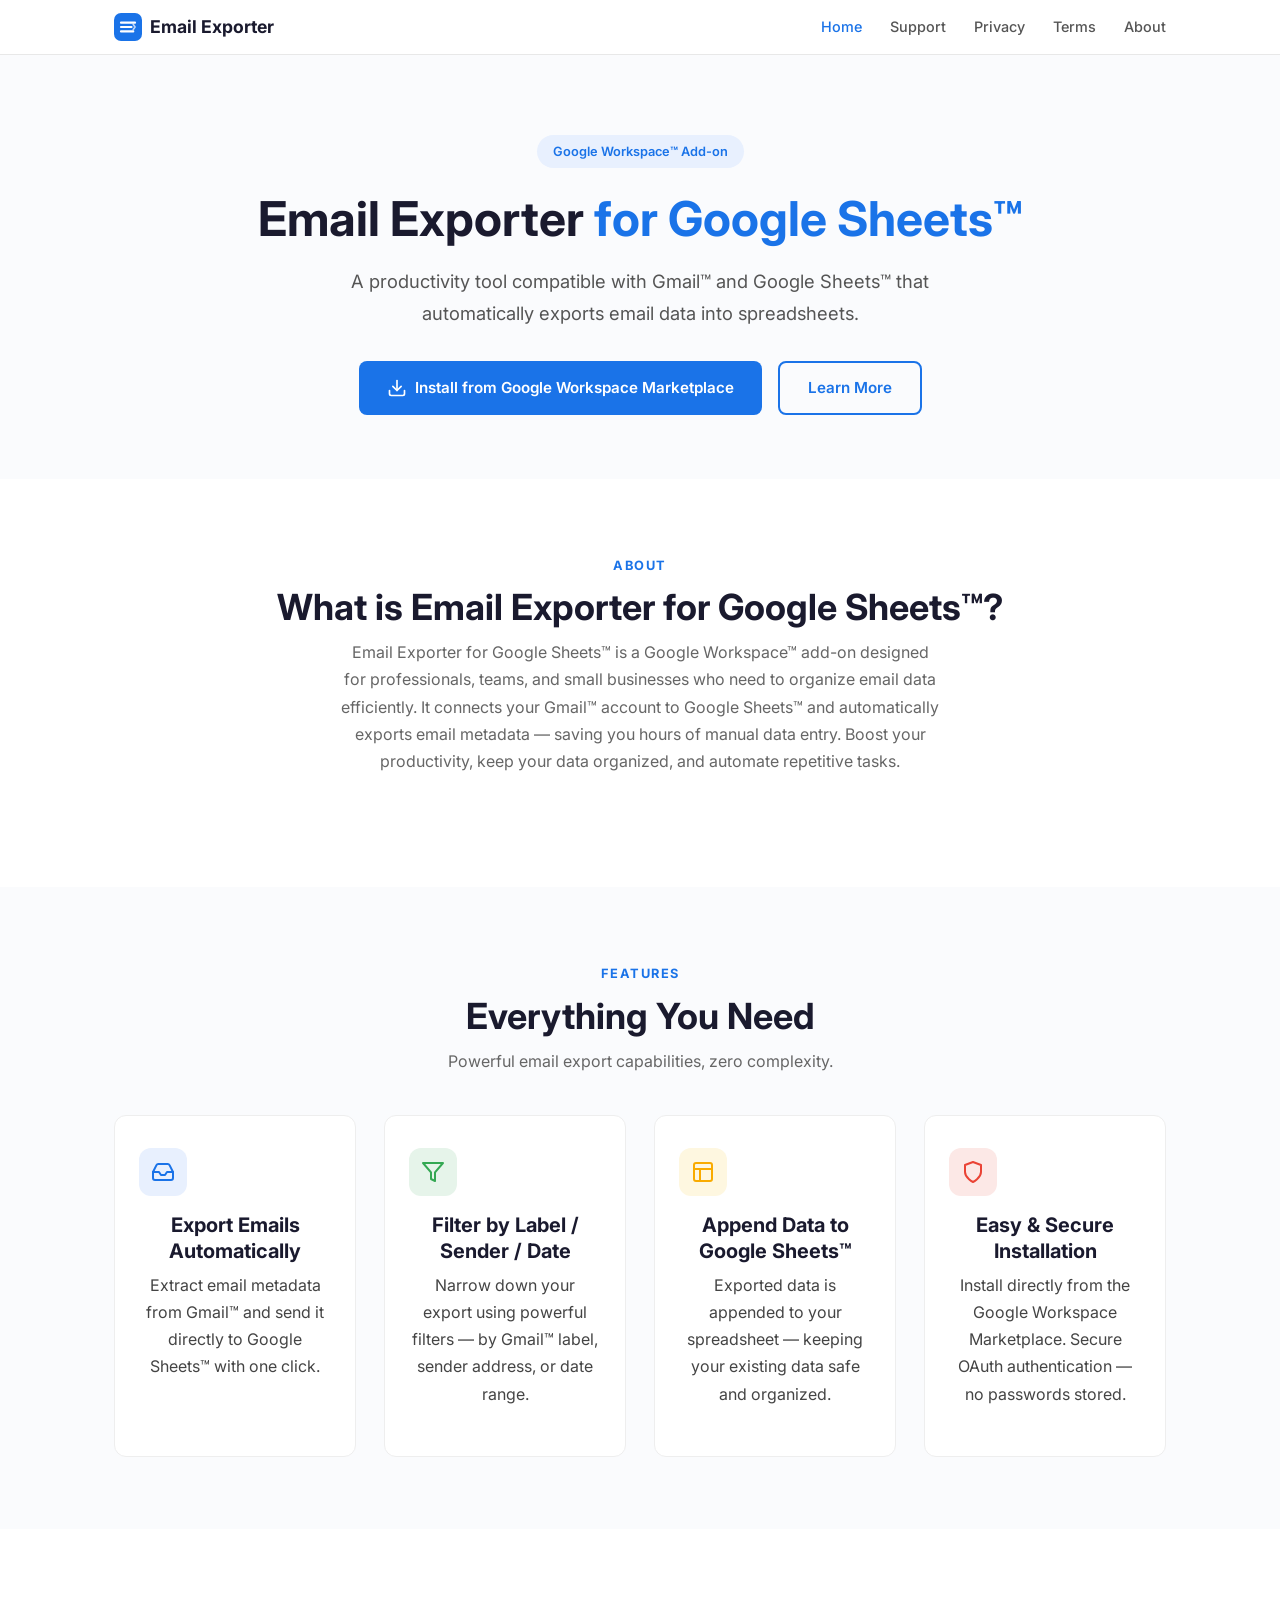
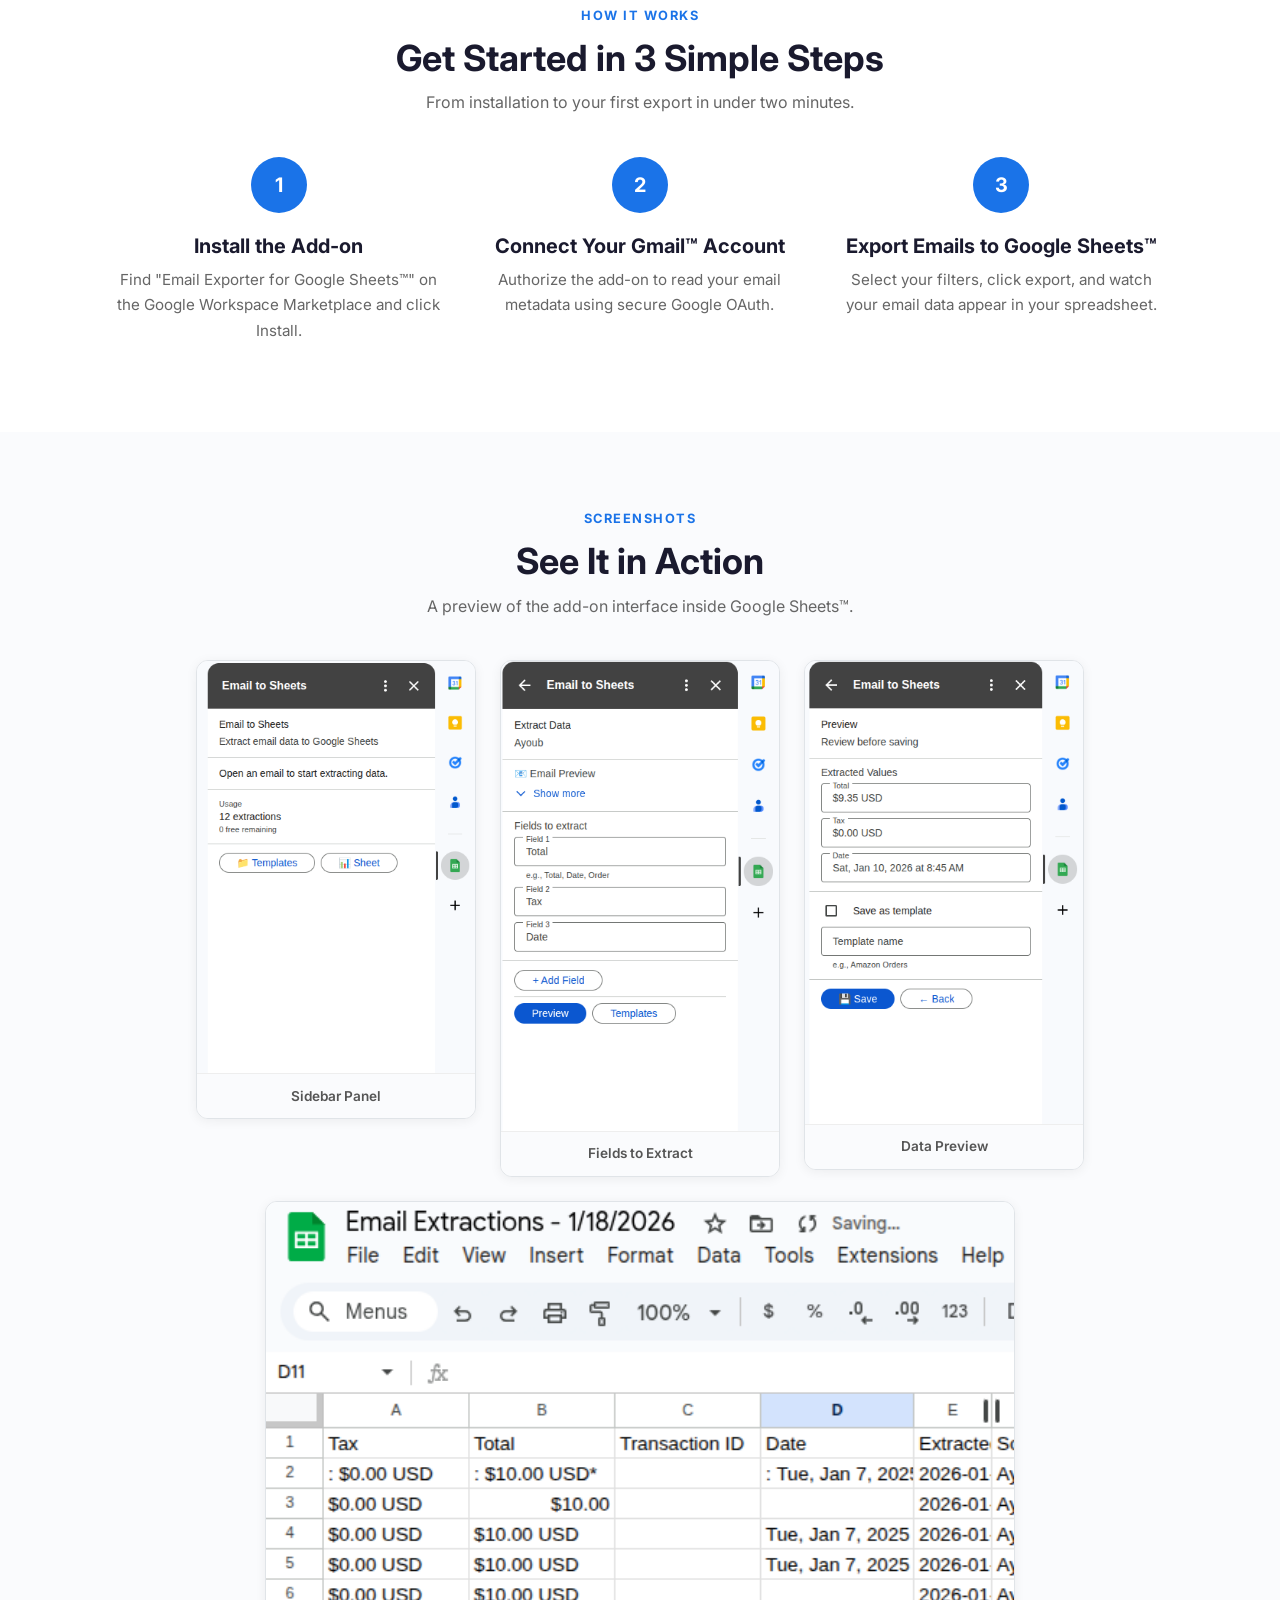
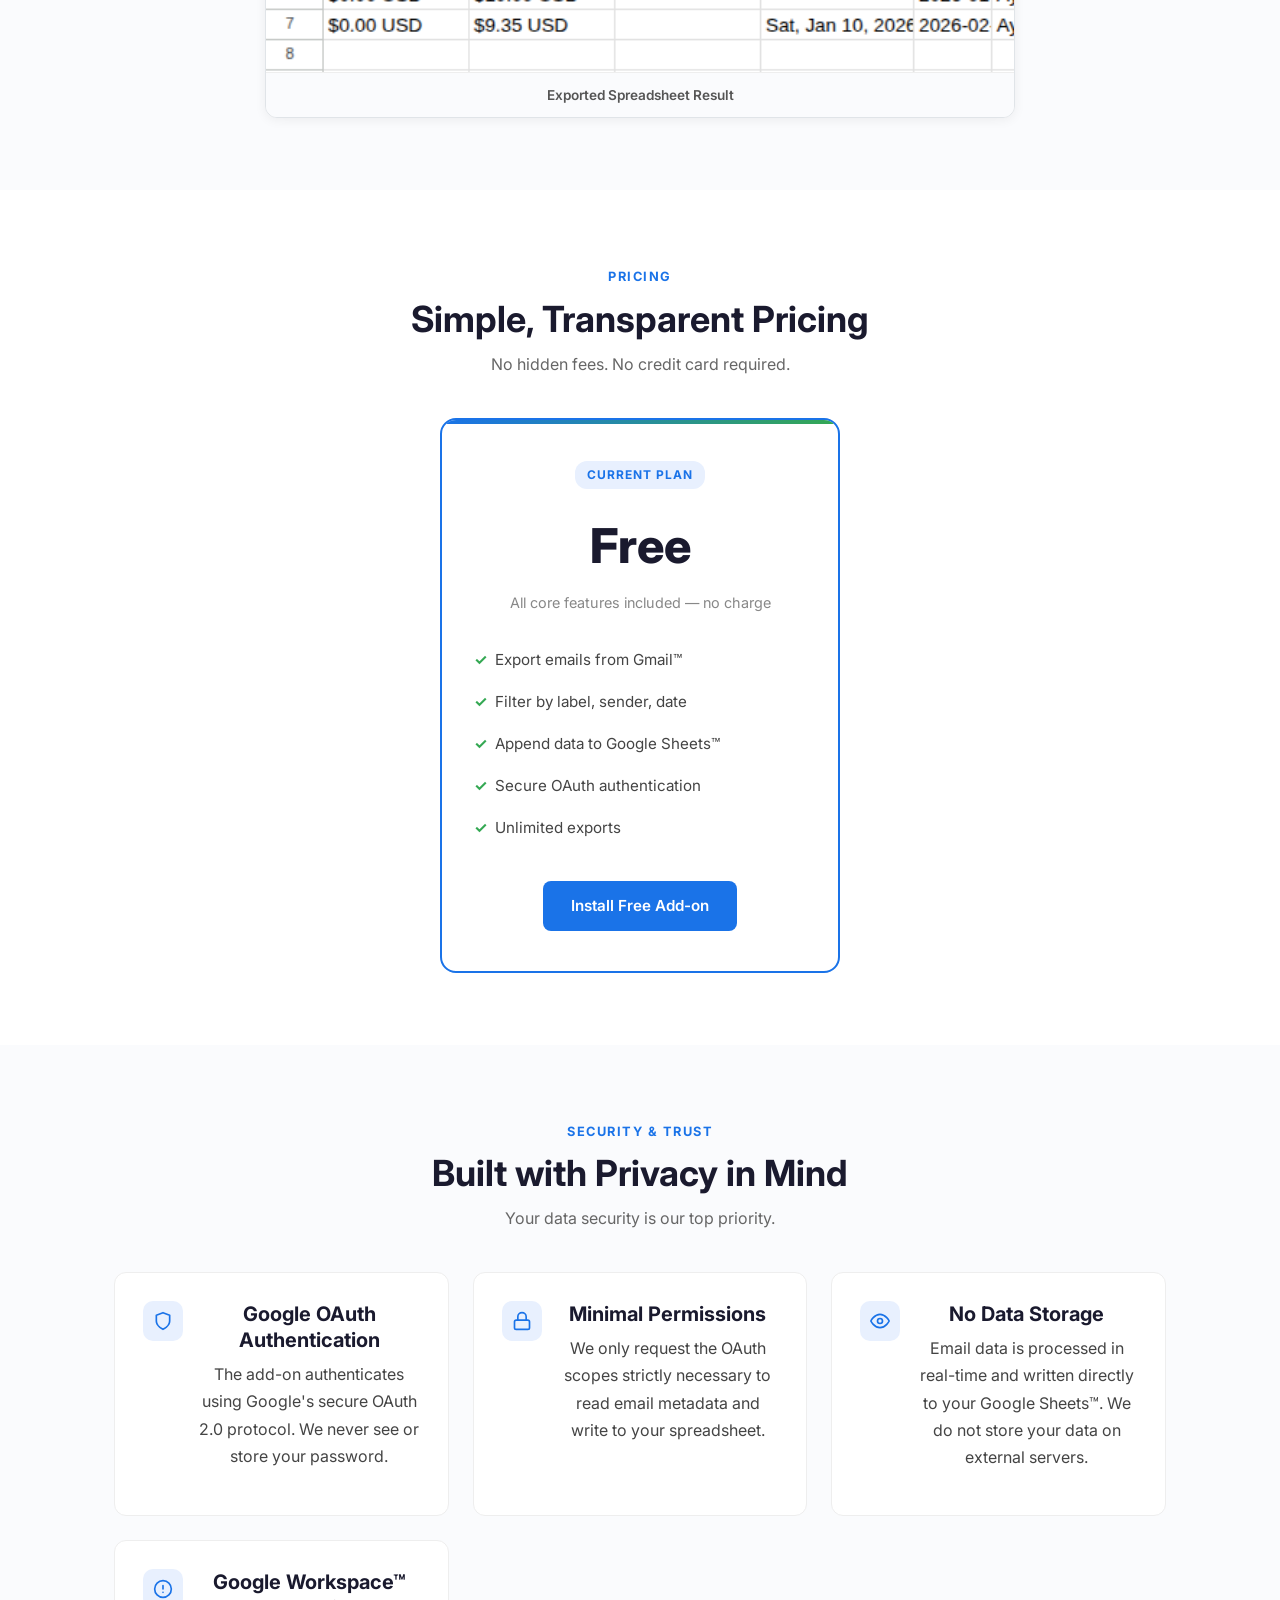
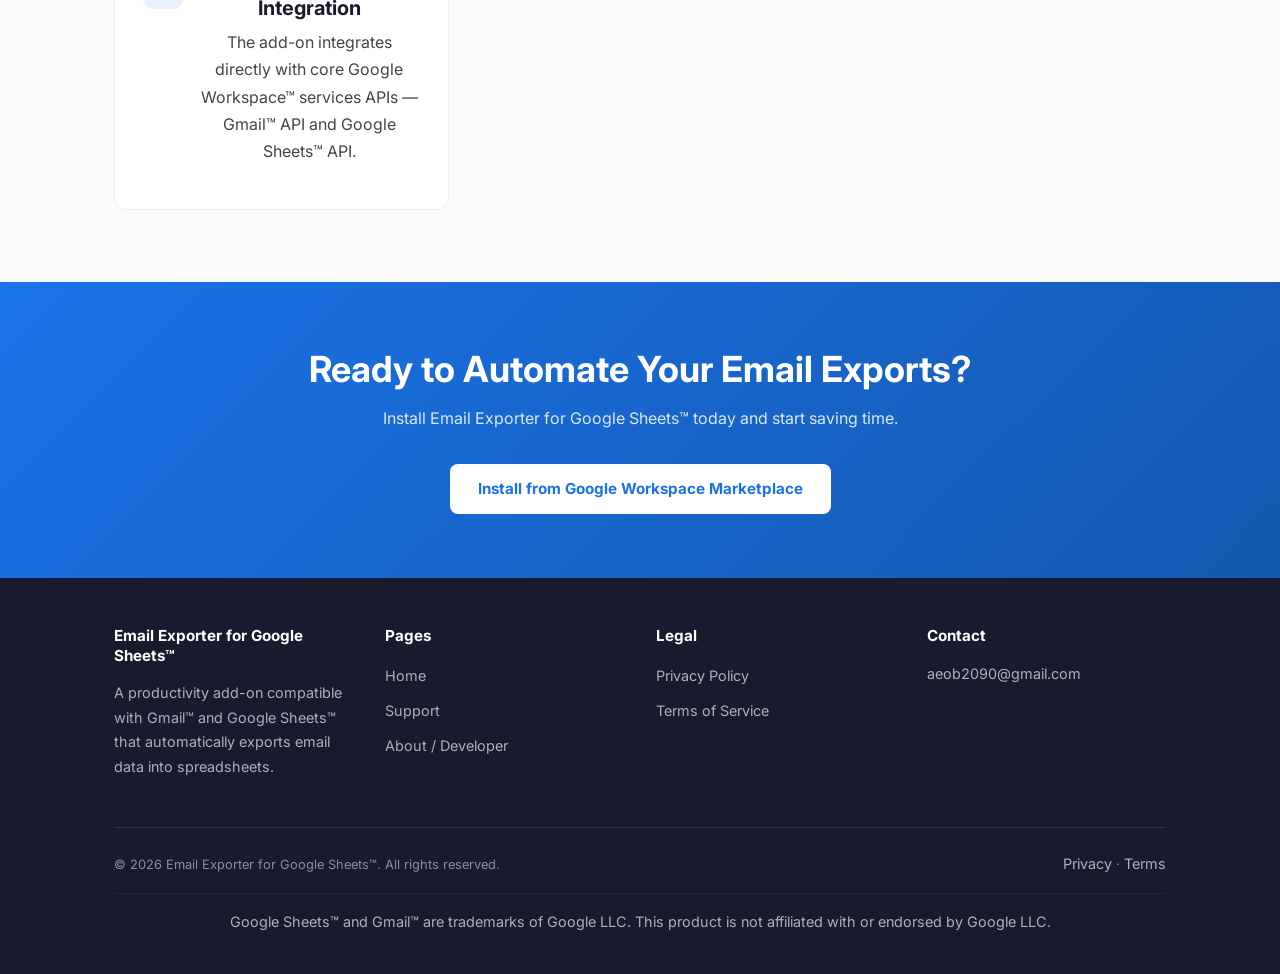
<file: index.html>
<!doctype html>
<html lang="en">
  <head>
    <meta charset="UTF-8" />
    <meta name="viewport" content="width=device-width,initial-scale=1" />
    <title>
      Email Exporter for Google Sheets™ — Automatically Export Emails to
      Spreadsheets
    </title>
    <meta
      name="description"
      content="Email Exporter for Google Sheets™ is a productivity add-on compatible with Gmail™ and Google Sheets™ that automatically exports email data into spreadsheets."
    />
    <meta name="robots" content="index, follow" />
    <link
      rel="canonical"
      href="https://ayoubbooob.github.io/mail-to-sheet/index.html"
    />
    <!-- Open Graph -->
    <meta property="og:title" content="Email Exporter for Google Sheets™" />
    <meta
      property="og:description"
      content="Automatically export email data from Gmail™ into Google Sheets™. Save time, stay organized."
    />
    <meta property="og:type" content="website" />
    <meta
      property="og:url"
      content="https://ayoubbooob.github.io/mail-to-sheet/index.html"
    />
    <meta
      property="og:image"
      content="https://ayoubbooob.github.io/mail-to-sheet/img/og-image.png"
    />
    <!-- Twitter -->
    <meta name="twitter:card" content="summary_large_image" />
    <meta name="twitter:title" content="Email Exporter for Google Sheets™" />
    <meta
      name="twitter:description"
      content="Automatically export email data from Gmail™ into Google Sheets™."
    />
    <!-- Favicon -->
    <link rel="icon" type="image/svg+xml" href="img/favicon.svg" />
    <link rel="icon" type="image/png" href="img/favicon.png" />
    <!-- Fonts -->
    <link rel="preconnect" href="https://fonts.googleapis.com" />
    <link rel="preconnect" href="https://fonts.gstatic.com" crossorigin />
    <link
      href="https://fonts.googleapis.com/css2?family=Inter:wght@400;500;600;700;800&display=swap"
      rel="stylesheet"
    />
    <!-- Styles -->
    <link rel="stylesheet" href="css/style.css" />
  </head>
  <body>
    <!-- ===== NAVBAR ===== -->
    <nav class="navbar" role="navigation" aria-label="Main navigation">
      <div class="container">
        <a href="index.html" class="navbar-brand">
          <img src="img/favicon.svg" alt="" width="28" height="28" />
          Email Exporter
        </a>
        <div class="nav-overlay" id="navOverlay"></div>
        <div class="nav-links" id="navLinks">
          <a href="index.html" class="active">Home</a>
          <a href="support.html">Support</a>
          <a href="privacy.html">Privacy</a>
          <a href="terms.html">Terms</a>
          <a href="about.html">About</a>
        </div>
        <button
          class="nav-toggle"
          id="navToggle"
          aria-label="Toggle menu"
          aria-expanded="false"
        >
          <span></span><span></span><span></span>
        </button>
      </div>
    </nav>

    <!-- ===== HERO ===== -->
    <section class="hero">
      <div class="container">
        <span class="hero-badge">Google Workspace™ Add-on</span>
        <h1>Email Exporter <span>for Google Sheets™</span></h1>
        <p class="subtitle">
          A productivity tool compatible with Gmail™ and Google Sheets™ that
          automatically exports email data into spreadsheets.
        </p>
        <div class="hero-buttons">
          <a href="#" class="btn btn-primary" rel="noopener">
            <svg
              width="20"
              height="20"
              fill="none"
              stroke="currentColor"
              stroke-width="2"
              stroke-linecap="round"
              stroke-linejoin="round"
              viewBox="0 0 24 24"
            >
              <path d="M21 15v4a2 2 0 0 1-2 2H5a2 2 0 0 1-2-2v-4" />
              <polyline points="7 10 12 15 17 10" />
              <line x1="12" y1="15" x2="12" y2="3" />
            </svg>
            Install from Google Workspace Marketplace
          </a>
          <a href="#features" class="btn btn-outline">Learn More</a>
        </div>
      </div>
    </section>

    <!-- ===== ABOUT THE ADD-ON ===== -->
    <section>
      <div class="container text-center">
        <span class="section-label">About</span>
        <h2 class="section-title">
          What is Email Exporter for Google Sheets™?
        </h2>
        <p class="section-desc">
          Email Exporter for Google Sheets™ is a Google Workspace™ add-on
          designed for professionals, teams, and small businesses who need to
          organize email data efficiently. It connects your Gmail™ account to
          Google Sheets™ and automatically exports email metadata — saving you
          hours of manual data entry. Boost your productivity, keep your data
          organized, and automate repetitive tasks.
        </p>
      </div>
    </section>

    <!-- ===== FEATURES ===== -->
    <section id="features">
      <div class="container text-center">
        <span class="section-label">Features</span>
        <h2 class="section-title">Everything You Need</h2>
        <p class="section-desc">
          Powerful email export capabilities, zero complexity.
        </p>
        <div class="features-grid">
          <div class="feature-card">
            <div class="feature-icon blue">
              <svg
                width="24"
                height="24"
                fill="none"
                stroke="currentColor"
                stroke-width="2"
                stroke-linecap="round"
                stroke-linejoin="round"
                viewBox="0 0 24 24"
              >
                <polyline points="22 12 16 12 14 15 10 15 8 12 2 12" />
                <path
                  d="M5.45 5.11 2 12v6a2 2 0 0 0 2 2h16a2 2 0 0 0 2-2v-6l-3.45-6.89A2 2 0 0 0 16.76 4H7.24a2 2 0 0 0-1.79 1.11z"
                />
              </svg>
            </div>
            <h3>Export Emails Automatically</h3>
            <p>
              Extract email metadata from Gmail™ and send it directly to Google
              Sheets™ with one click.
            </p>
          </div>
          <div class="feature-card">
            <div class="feature-icon green">
              <svg
                width="24"
                height="24"
                fill="none"
                stroke="currentColor"
                stroke-width="2"
                stroke-linecap="round"
                stroke-linejoin="round"
                viewBox="0 0 24 24"
              >
                <polygon points="22 3 2 3 10 12.46 10 19 14 21 14 12.46 22 3" />
              </svg>
            </div>
            <h3>Filter by Label / Sender / Date</h3>
            <p>
              Narrow down your export using powerful filters — by Gmail™ label,
              sender address, or date range.
            </p>
          </div>
          <div class="feature-card">
            <div class="feature-icon amber">
              <svg
                width="24"
                height="24"
                fill="none"
                stroke="currentColor"
                stroke-width="2"
                stroke-linecap="round"
                stroke-linejoin="round"
                viewBox="0 0 24 24"
              >
                <rect x="3" y="3" width="18" height="18" rx="2" ry="2" />
                <line x1="3" y1="9" x2="21" y2="9" />
                <line x1="9" y1="21" x2="9" y2="9" />
              </svg>
            </div>
            <h3>Append Data to Google Sheets™</h3>
            <p>
              Exported data is appended to your spreadsheet — keeping your
              existing data safe and organized.
            </p>
          </div>
          <div class="feature-card">
            <div class="feature-icon red">
              <svg
                width="24"
                height="24"
                fill="none"
                stroke="currentColor"
                stroke-width="2"
                stroke-linecap="round"
                stroke-linejoin="round"
                viewBox="0 0 24 24"
              >
                <path d="M12 22s8-4 8-10V5l-8-3-8 3v7c0 6 8 10 8 10z" />
              </svg>
            </div>
            <h3>Easy &amp; Secure Installation</h3>
            <p>
              Install directly from the Google Workspace Marketplace. Secure
              OAuth authentication — no passwords stored.
            </p>
          </div>
        </div>
      </div>
    </section>

    <!-- ===== HOW IT WORKS ===== -->
    <section>
      <div class="container text-center">
        <span class="section-label">How It Works</span>
        <h2 class="section-title">Get Started in 3 Simple Steps</h2>
        <p class="section-desc">
          From installation to your first export in under two minutes.
        </p>
        <div class="steps">
          <div class="step">
            <div class="step-number">1</div>
            <h3>Install the Add-on</h3>
            <p>
              Find "Email Exporter for Google Sheets™" on the Google Workspace
              Marketplace and click Install.
            </p>
          </div>
          <div class="step">
            <div class="step-number">2</div>
            <h3>Connect Your Gmail™ Account</h3>
            <p>
              Authorize the add-on to read your email metadata using secure
              Google OAuth.
            </p>
          </div>
          <div class="step">
            <div class="step-number">3</div>
            <h3>Export Emails to Google Sheets™</h3>
            <p>
              Select your filters, click export, and watch your email data
              appear in your spreadsheet.
            </p>
          </div>
        </div>
      </div>
    </section>

    <!-- ===== SCREENSHOTS ===== -->
    <section id="screenshots">
      <div class="container text-center">
        <span class="section-label">Screenshots</span>
        <h2 class="section-title">See It in Action</h2>
        <p class="section-desc">
          A preview of the add-on interface inside Google Sheets™.
        </p>
        <div class="screenshots-row screenshots-row--tall">
          <div class="screenshot-card">
            <img
              src="./img/email-to-sheet-sidebar.png"
              alt="Email Exporter Sidebar Panel"
            />
            <span class="screenshot-label">Sidebar Panel</span>
          </div>
          <div class="screenshot-card">
            <img
              src="./img/fields-to-extract.png"
              alt="Fields to Extract Selection"
            />
            <span class="screenshot-label">Fields to Extract</span>
          </div>
          <div class="screenshot-card">
            <img
              src="./img/exported-data-preview.png"
              alt="Exported Data Preview"
            />
            <span class="screenshot-label">Data Preview</span>
          </div>
        </div>
        <div class="screenshots-row screenshots-row--wide">
          <div class="screenshot-card screenshot-card--wide">
            <img
              src="./img/email-to-sheet-result.png"
              alt="Email Exporter for Google Sheets Result"
            />
            <span class="screenshot-label">Exported Spreadsheet Result</span>
          </div>
        </div>
      </div>
    </section>

    <!-- ===== PRICING ===== -->
    <section id="pricing">
      <div class="container text-center">
        <span class="section-label">Pricing</span>
        <h2 class="section-title">Simple, Transparent Pricing</h2>
        <p class="section-desc">No hidden fees. No credit card required.</p>
        <div class="pricing-card">
          <span class="pricing-badge">Current Plan</span>
          <div class="pricing-price">Free</div>
          <p class="pricing-period">All core features included — no charge</p>
          <ul class="pricing-features">
            <li>Export emails from Gmail™</li>
            <li>Filter by label, sender, date</li>
            <li>Append data to Google Sheets™</li>
            <li>Secure OAuth authentication</li>
            <li>Unlimited exports</li>
          </ul>
          <a href="#" class="btn btn-primary" rel="noopener"
            >Install Free Add-on</a
          >
        </div>
      </div>
    </section>

    <!-- ===== TRUST / SECURITY ===== -->
    <section id="trust">
      <div class="container text-center">
        <span class="section-label">Security &amp; Trust</span>
        <h2 class="section-title">Built with Privacy in Mind</h2>
        <p class="section-desc">Your data security is our top priority.</p>
        <div class="trust-cards">
          <div class="trust-card">
            <div class="trust-icon">
              <svg
                width="20"
                height="20"
                fill="none"
                stroke="currentColor"
                stroke-width="2"
                stroke-linecap="round"
                stroke-linejoin="round"
                viewBox="0 0 24 24"
              >
                <path d="M12 22s8-4 8-10V5l-8-3-8 3v7c0 6 8 10 8 10z" />
              </svg>
            </div>
            <div>
              <h3>Google OAuth Authentication</h3>
              <p>
                The add-on authenticates using Google's secure OAuth 2.0
                protocol. We never see or store your password.
              </p>
            </div>
          </div>
          <div class="trust-card">
            <div class="trust-icon">
              <svg
                width="20"
                height="20"
                fill="none"
                stroke="currentColor"
                stroke-width="2"
                stroke-linecap="round"
                stroke-linejoin="round"
                viewBox="0 0 24 24"
              >
                <rect x="3" y="11" width="18" height="11" rx="2" ry="2" />
                <path d="M7 11V7a5 5 0 0 1 10 0v4" />
              </svg>
            </div>
            <div>
              <h3>Minimal Permissions</h3>
              <p>
                We only request the OAuth scopes strictly necessary to read
                email metadata and write to your spreadsheet.
              </p>
            </div>
          </div>
          <div class="trust-card">
            <div class="trust-icon">
              <svg
                width="20"
                height="20"
                fill="none"
                stroke="currentColor"
                stroke-width="2"
                stroke-linecap="round"
                stroke-linejoin="round"
                viewBox="0 0 24 24"
              >
                <path d="M1 12s4-8 11-8 11 8 11 8-4 8-11 8-11-8-11-8z" />
                <circle cx="12" cy="12" r="3" />
              </svg>
            </div>
            <div>
              <h3>No Data Storage</h3>
              <p>
                Email data is processed in real-time and written directly to
                your Google Sheets™. We do not store your data on external
                servers.
              </p>
            </div>
          </div>
          <div class="trust-card">
            <div class="trust-icon">
              <svg
                width="20"
                height="20"
                fill="none"
                stroke="currentColor"
                stroke-width="2"
                stroke-linecap="round"
                stroke-linejoin="round"
                viewBox="0 0 24 24"
              >
                <circle cx="12" cy="12" r="10" />
                <line x1="12" y1="8" x2="12" y2="12" />
                <line x1="12" y1="16" x2="12.01" y2="16" />
              </svg>
            </div>
            <div>
              <h3>Google Workspace™ Integration</h3>
              <p>
                The add-on integrates directly with core Google Workspace™
                services APIs — Gmail™ API and Google Sheets™ API.
              </p>
            </div>
          </div>
        </div>
      </div>
    </section>

    <!-- ===== CTA ===== -->
    <section class="cta">
      <div class="container">
        <h2>Ready to Automate Your Email Exports?</h2>
        <p>
          Install Email Exporter for Google Sheets™ today and start saving time.
        </p>
        <a href="#" class="btn" rel="noopener">
          Install from Google Workspace Marketplace
        </a>
      </div>
    </section>

    <!-- ===== FOOTER ===== -->
    <footer class="footer">
      <div class="container">
        <div class="footer-grid">
          <div>
            <h4>Email Exporter for Google Sheets™</h4>
            <p>
              A productivity add-on compatible with Gmail™ and Google Sheets™
              that automatically exports email data into spreadsheets.
            </p>
          </div>
          <div>
            <h4>Pages</h4>
            <ul>
              <li><a href="index.html">Home</a></li>
              <li><a href="support.html">Support</a></li>
              <li><a href="about.html">About / Developer</a></li>
            </ul>
          </div>
          <div>
            <h4>Legal</h4>
            <ul>
              <li><a href="privacy.html">Privacy Policy</a></li>
              <li><a href="terms.html">Terms of Service</a></li>
            </ul>
          </div>
          <div>
            <h4>Contact</h4>
            <p>aeob2090@gmail.com</p>
          </div>
        </div>
        <div class="footer-bottom">
          <p>
            &copy; 2026 Email Exporter for Google Sheets™. All rights reserved.
          </p>
          <p>
            <a href="privacy.html">Privacy</a> · <a href="terms.html">Terms</a>
          </p>
        </div>
        <p class="trademark">
          Google Sheets™ and Gmail™ are trademarks of Google LLC. This product
          is not affiliated with or endorsed by Google LLC.
        </p>
      </div>
    </footer>

    <script src="js/main.js"></script>
  </body>
</html>
</file>
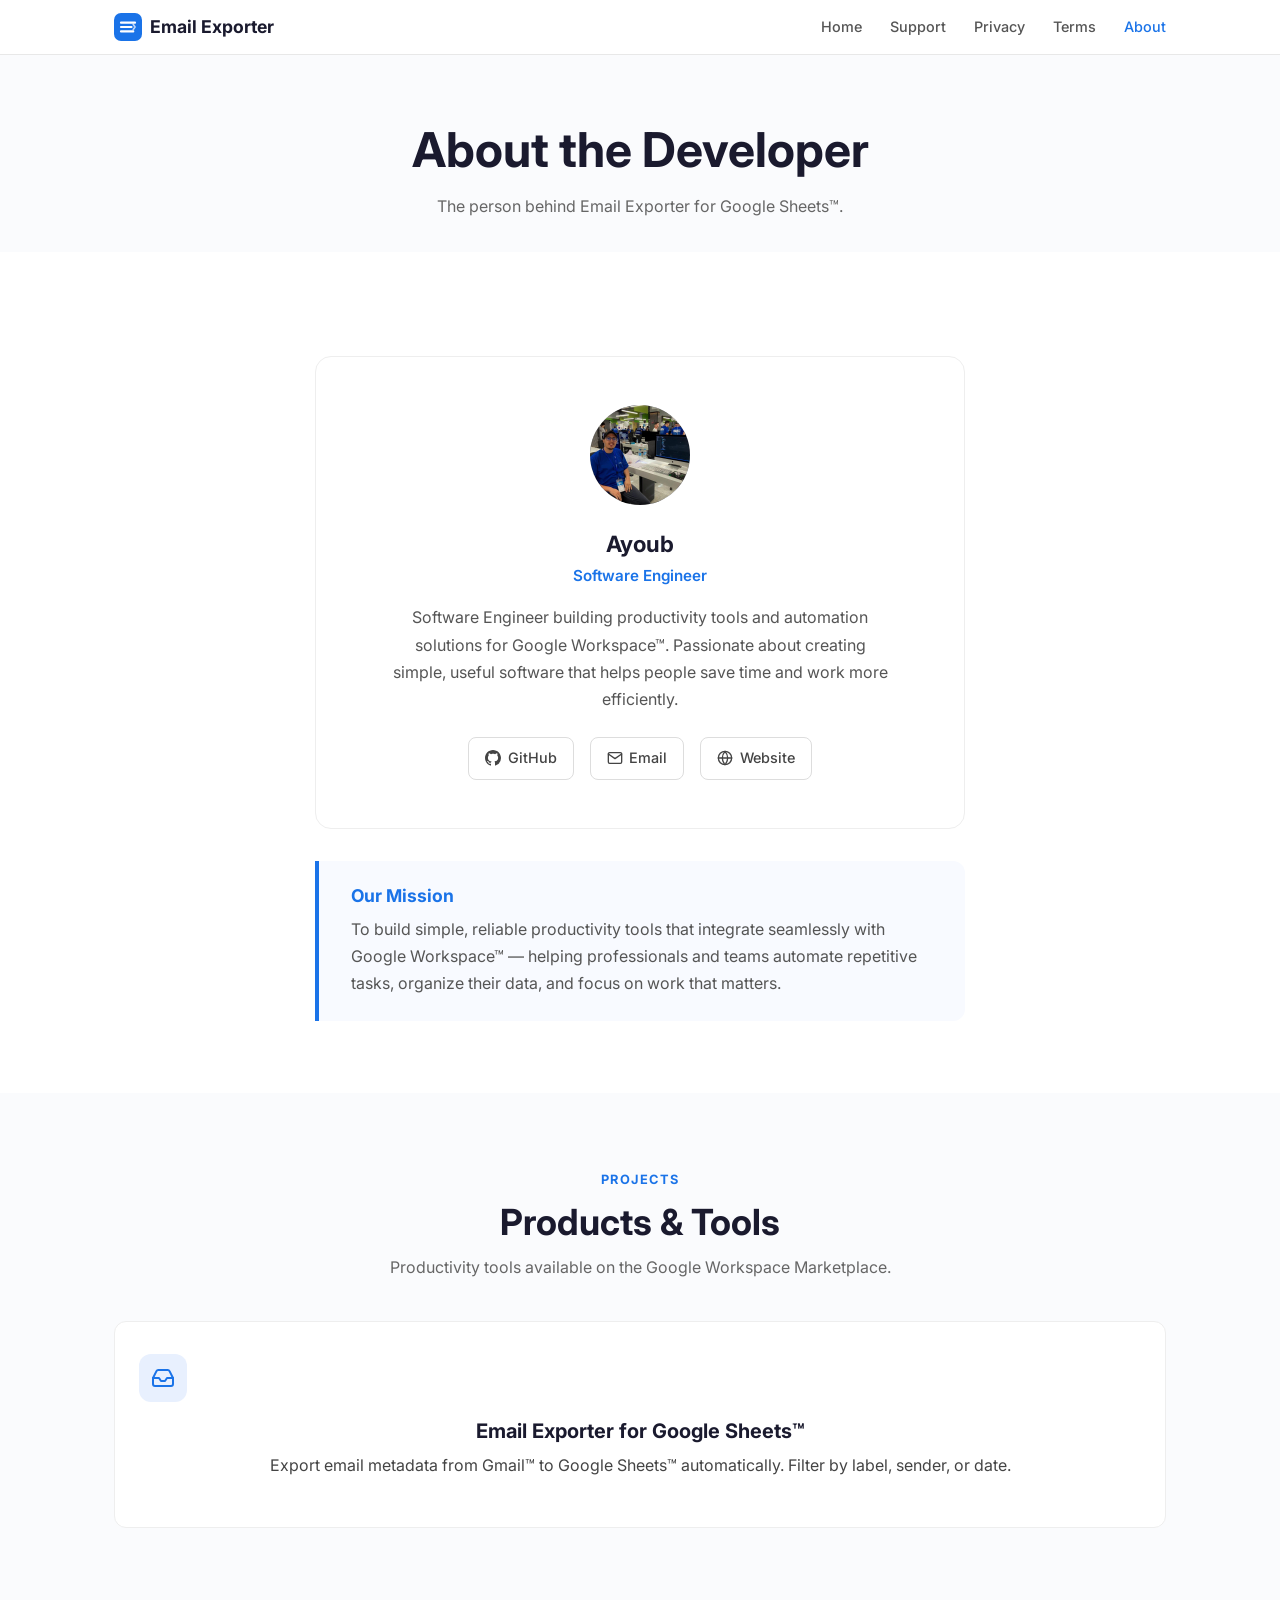
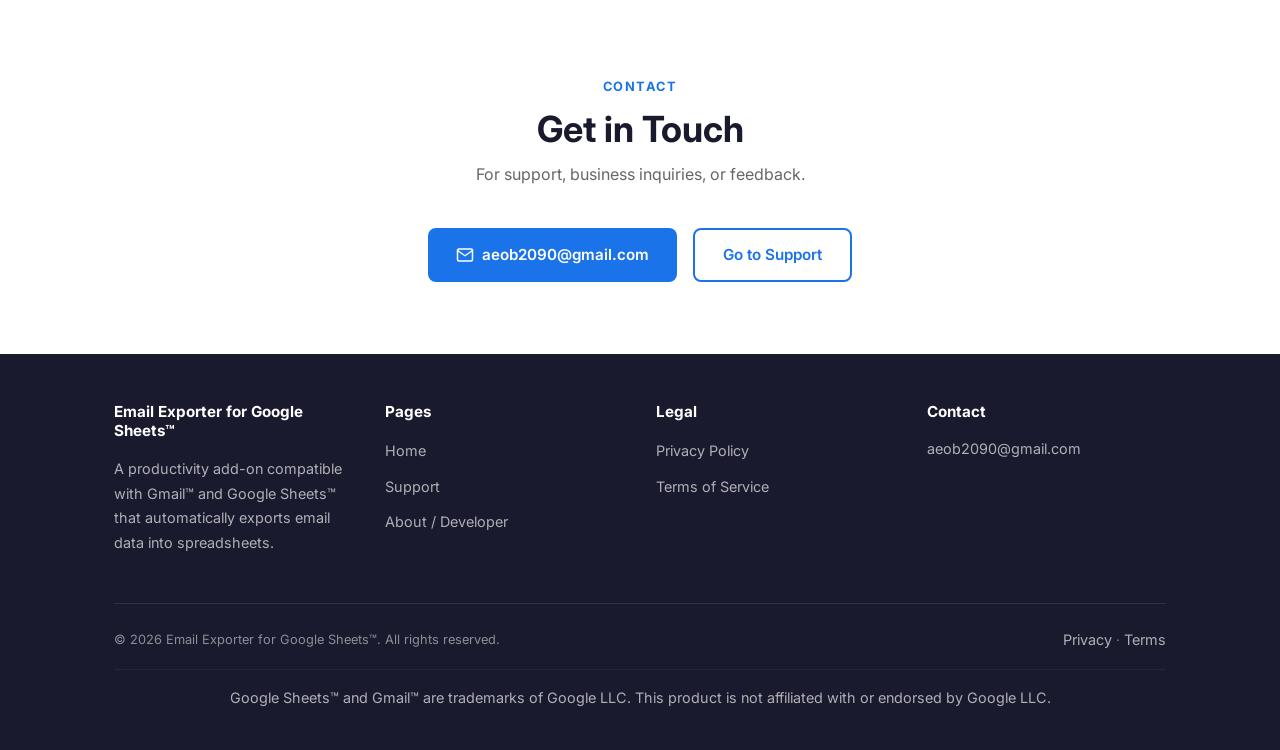
<file: about.html>
<!doctype html>
<html lang="en">
  <head>
    <meta charset="UTF-8" />
    <meta name="viewport" content="width=device-width,initial-scale=1" />
    <title>About the Developer — Email Exporter for Google Sheets™</title>
    <meta
      name="description"
      content="Meet the developer behind Email Exporter for Google Sheets™. Software Engineer building productivity tools for Google Workspace™."
    />
    <meta
      property="og:title"
      content="About the Developer — Email Exporter for Google Sheets™"
    />
    <meta
      property="og:description"
      content="Learn about the developer of Email Exporter for Google Sheets™."
    />
    <meta property="og:type" content="website" />
    <link rel="icon" type="image/svg+xml" href="img/favicon.svg" />
    <link rel="icon" type="image/png" href="img/favicon.png" />
    <link rel="preconnect" href="https://fonts.googleapis.com" />
    <link rel="preconnect" href="https://fonts.gstatic.com" crossorigin />
    <link
      href="https://fonts.googleapis.com/css2?family=Inter:wght@400;500;600;700;800&display=swap"
      rel="stylesheet"
    />
    <link rel="stylesheet" href="css/style.css" />
  </head>
  <body>
    <!-- ===== NAVBAR ===== -->
    <nav class="navbar" role="navigation" aria-label="Main navigation">
      <div class="container">
        <a href="index.html" class="navbar-brand">
          <img src="img/favicon.svg" alt="" width="28" height="28" />
          Email Exporter
        </a>
        <div class="nav-overlay" id="navOverlay"></div>
        <div class="nav-links" id="navLinks">
          <a href="index.html">Home</a>
          <a href="support.html">Support</a>
          <a href="privacy.html">Privacy</a>
          <a href="terms.html">Terms</a>
          <a href="about.html" class="active">About</a>
        </div>
        <button
          class="nav-toggle"
          id="navToggle"
          aria-label="Toggle menu"
          aria-expanded="false"
        >
          <span></span><span></span><span></span>
        </button>
      </div>
    </nav>

    <!-- ===== PAGE HEADER ===== -->
    <section class="page-header">
      <div class="container">
        <h1>About the Developer</h1>
        <p>The person behind Email Exporter for Google Sheets™.</p>
      </div>
    </section>

    <!-- ===== DEVELOPER CARD ===== -->
    <section>
      <div class="container">
        <div class="dev-card">
          <div class="dev-avatar">
            <img
              src="img/developer-image.jpeg"
              alt="Ayoub — Software Engineer"
            />
          </div>
          <h3>Ayoub</h3>
          <p class="dev-role">Software Engineer</p>
          <p class="dev-bio">
            Software Engineer building productivity tools and automation
            solutions for Google Workspace™. Passionate about creating simple,
            useful software that helps people save time and work more
            efficiently.
          </p>
          <div class="dev-links">
            <a
              href="https://github.com/Ayoubbooob"
              target="_blank"
              rel="noopener noreferrer"
            >
              <svg
                width="16"
                height="16"
                viewBox="0 0 24 24"
                fill="currentColor"
              >
                <path
                  d="M12 0C5.37 0 0 5.37 0 12c0 5.31 3.435 9.795 8.205 11.385.6.105.825-.255.825-.57 0-.285-.015-1.23-.015-2.235-3.015.555-3.795-.735-4.035-1.41-.135-.345-.72-1.41-1.23-1.695-.42-.225-1.02-.78-.015-.795.945-.015 1.62.87 1.845 1.23 1.08 1.815 2.805 1.305 3.495.99.105-.78.42-1.305.765-1.605-2.67-.3-5.46-1.335-5.46-5.925 0-1.305.465-2.385 1.23-3.225-.12-.3-.54-1.53.12-3.18 0 0 1.005-.315 3.3 1.23.96-.27 1.98-.405 3-.405s2.04.135 3 .405c2.295-1.56 3.3-1.23 3.3-1.23.66 1.65.24 2.88.12 3.18.765.84 1.23 1.905 1.23 3.225 0 4.605-2.805 5.625-5.475 5.925.435.375.81 1.095.81 2.22 0 1.605-.015 2.895-.015 3.3 0 .315.225.69.825.57A12.02 12.02 0 0 0 24 12c0-6.63-5.37-12-12-12z"
                />
              </svg>
              GitHub
            </a>
            <a href="mailto:aeob2090@gmail.com">
              <svg
                width="16"
                height="16"
                fill="none"
                stroke="currentColor"
                stroke-width="2"
                stroke-linecap="round"
                stroke-linejoin="round"
                viewBox="0 0 24 24"
              >
                <path
                  d="M4 4h16c1.1 0 2 .9 2 2v12c0 1.1-.9 2-2 2H4c-1.1 0-2-.9-2-2V6c0-1.1.9-2 2-2z"
                />
                <polyline points="22,6 12,13 2,6" />
              </svg>
              Email
            </a>
            <a href="index.html">
              <svg
                width="16"
                height="16"
                fill="none"
                stroke="currentColor"
                stroke-width="2"
                stroke-linecap="round"
                stroke-linejoin="round"
                viewBox="0 0 24 24"
              >
                <circle cx="12" cy="12" r="10" />
                <line x1="2" y1="12" x2="22" y2="12" />
                <path
                  d="M12 2a15.3 15.3 0 0 1 4 10 15.3 15.3 0 0 1-4 10 15.3 15.3 0 0 1-4-10 15.3 15.3 0 0 1 4-10z"
                />
              </svg>
              Website
            </a>
          </div>
        </div>

        <!-- ===== MISSION ===== -->
        <div class="mission-box">
          <h3>Our Mission</h3>
          <p>
            To build simple, reliable productivity tools that integrate
            seamlessly with Google Workspace™ — helping professionals and teams
            automate repetitive tasks, organize their data, and focus on work
            that matters.
          </p>
        </div>
      </div>
    </section>

    <!-- ===== PROJECTS ===== -->
    <section>
      <div class="container text-center">
        <span class="section-label">Projects</span>
        <h2 class="section-title">Products &amp; Tools</h2>
        <p class="section-desc">
          Productivity tools available on the Google Workspace Marketplace.
        </p>
        <div class="features-grid">
          <div class="feature-card">
            <div class="feature-icon blue">
              <svg
                width="24"
                height="24"
                fill="none"
                stroke="currentColor"
                stroke-width="2"
                stroke-linecap="round"
                stroke-linejoin="round"
                viewBox="0 0 24 24"
              >
                <polyline points="22 12 16 12 14 15 10 15 8 12 2 12" />
                <path
                  d="M5.45 5.11 2 12v6a2 2 0 0 0 2 2h16a2 2 0 0 0 2-2v-6l-3.45-6.89A2 2 0 0 0 16.76 4H7.24a2 2 0 0 0-1.79 1.11z"
                />
              </svg>
            </div>
            <h3>Email Exporter for Google Sheets™</h3>
            <p>
              Export email metadata from Gmail™ to Google Sheets™ automatically.
              Filter by label, sender, or date.
            </p>
          </div>
        </div>
      </div>
    </section>

    <!-- ===== CONTACT ===== -->
    <section>
      <div class="container text-center">
        <span class="section-label">Contact</span>
        <h2 class="section-title">Get in Touch</h2>
        <p class="section-desc">
          For support, business inquiries, or feedback.
        </p>
        <div class="hero-buttons">
          <a href="mailto:aeob2090@gmail.com" class="btn btn-primary">
            <svg
              width="18"
              height="18"
              fill="none"
              stroke="currentColor"
              stroke-width="2"
              stroke-linecap="round"
              stroke-linejoin="round"
              viewBox="0 0 24 24"
            >
              <path
                d="M4 4h16c1.1 0 2 .9 2 2v12c0 1.1-.9 2-2 2H4c-1.1 0-2-.9-2-2V6c0-1.1.9-2 2-2z"
              />
              <polyline points="22,6 12,13 2,6" />
            </svg>
            aeob2090@gmail.com
          </a>
          <a href="support.html" class="btn btn-outline">Go to Support</a>
        </div>
      </div>
    </section>

    <!-- ===== FOOTER ===== -->
    <footer class="footer">
      <div class="container">
        <div class="footer-grid">
          <div>
            <h4>Email Exporter for Google Sheets™</h4>
            <p>
              A productivity add-on compatible with Gmail™ and Google Sheets™
              that automatically exports email data into spreadsheets.
            </p>
          </div>
          <div>
            <h4>Pages</h4>
            <ul>
              <li><a href="index.html">Home</a></li>
              <li><a href="support.html">Support</a></li>
              <li><a href="about.html">About / Developer</a></li>
            </ul>
          </div>
          <div>
            <h4>Legal</h4>
            <ul>
              <li><a href="privacy.html">Privacy Policy</a></li>
              <li><a href="terms.html">Terms of Service</a></li>
            </ul>
          </div>
          <div>
            <h4>Contact</h4>
            <p>aeob2090@gmail.com</p>
          </div>
        </div>
        <div class="footer-bottom">
          <p>
            &copy; 2026 Email Exporter for Google Sheets™. All rights reserved.
          </p>
          <p>
            <a href="privacy.html">Privacy</a> · <a href="terms.html">Terms</a>
          </p>
        </div>
        <p class="trademark">
          Google Sheets™ and Gmail™ are trademarks of Google LLC. This product
          is not affiliated with or endorsed by Google LLC.
        </p>
      </div>
    </footer>

    <script src="js/main.js"></script>
  </body>
</html>
</file>
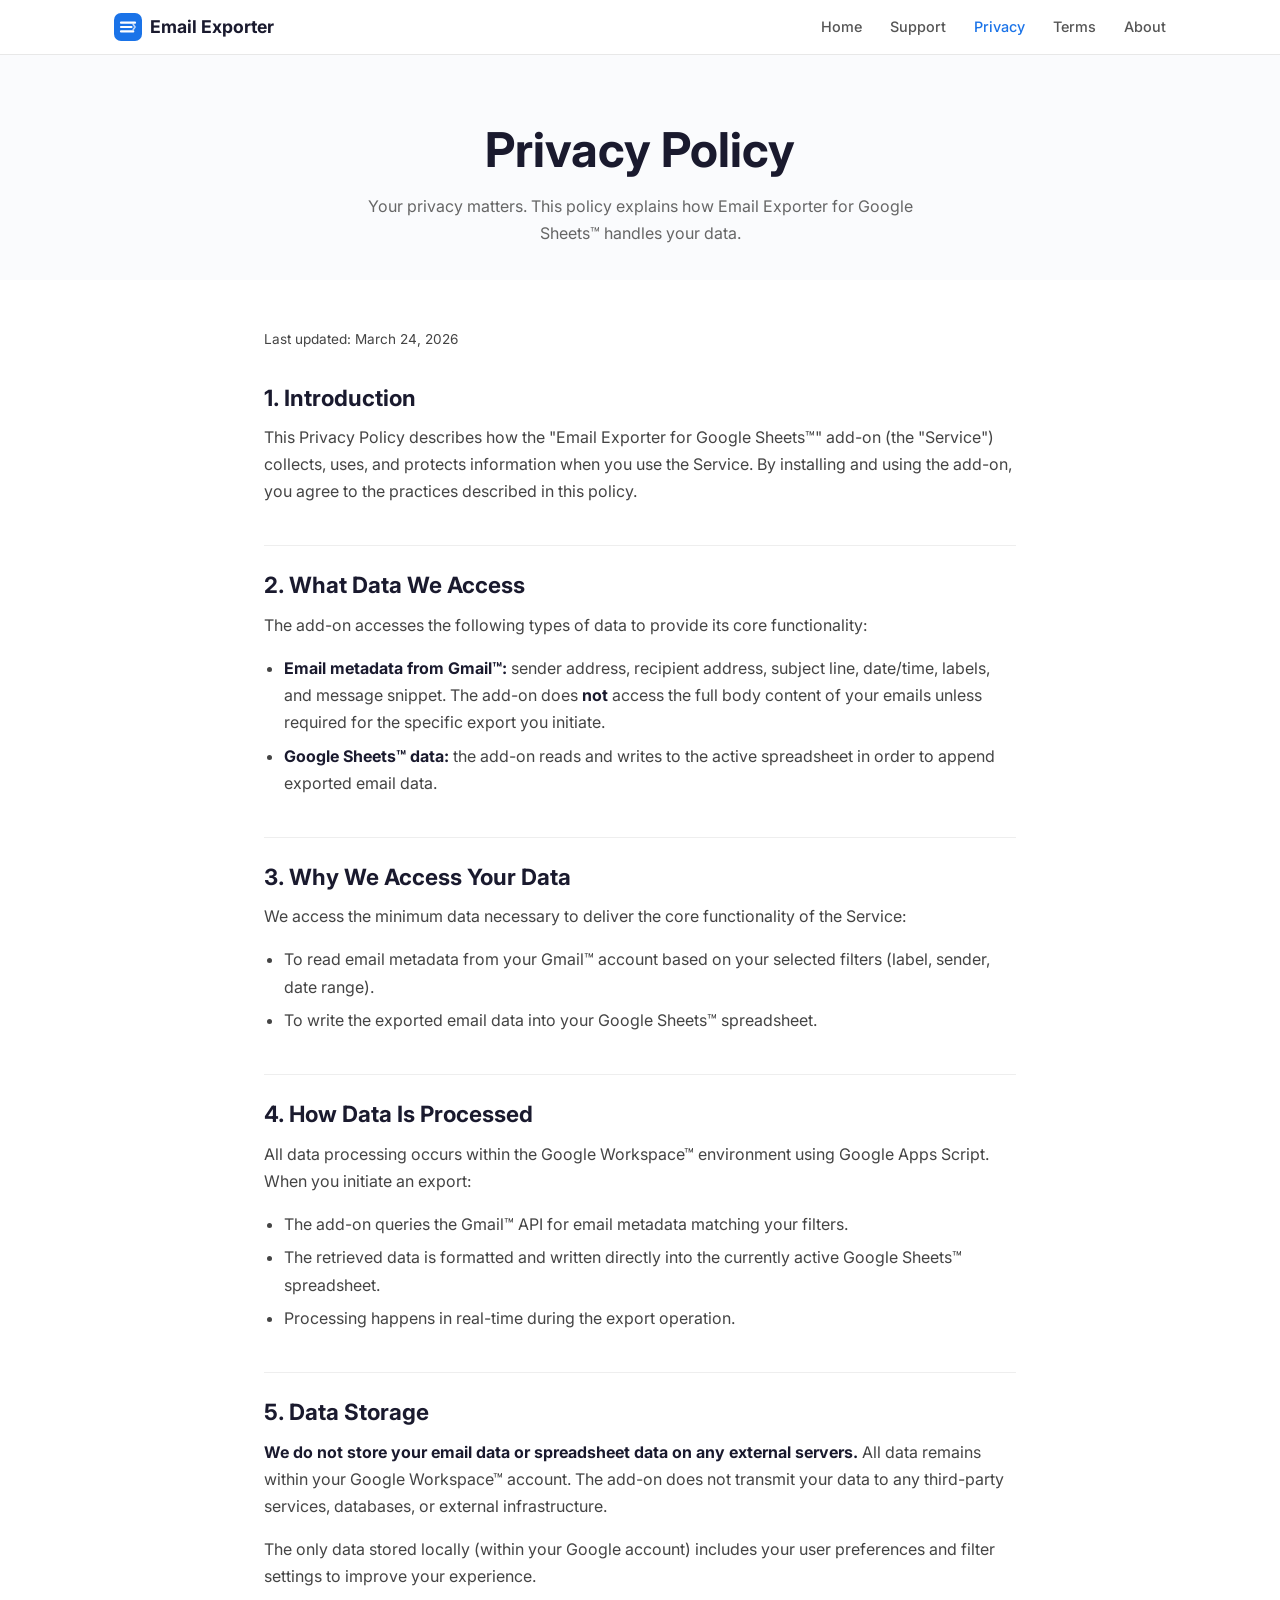
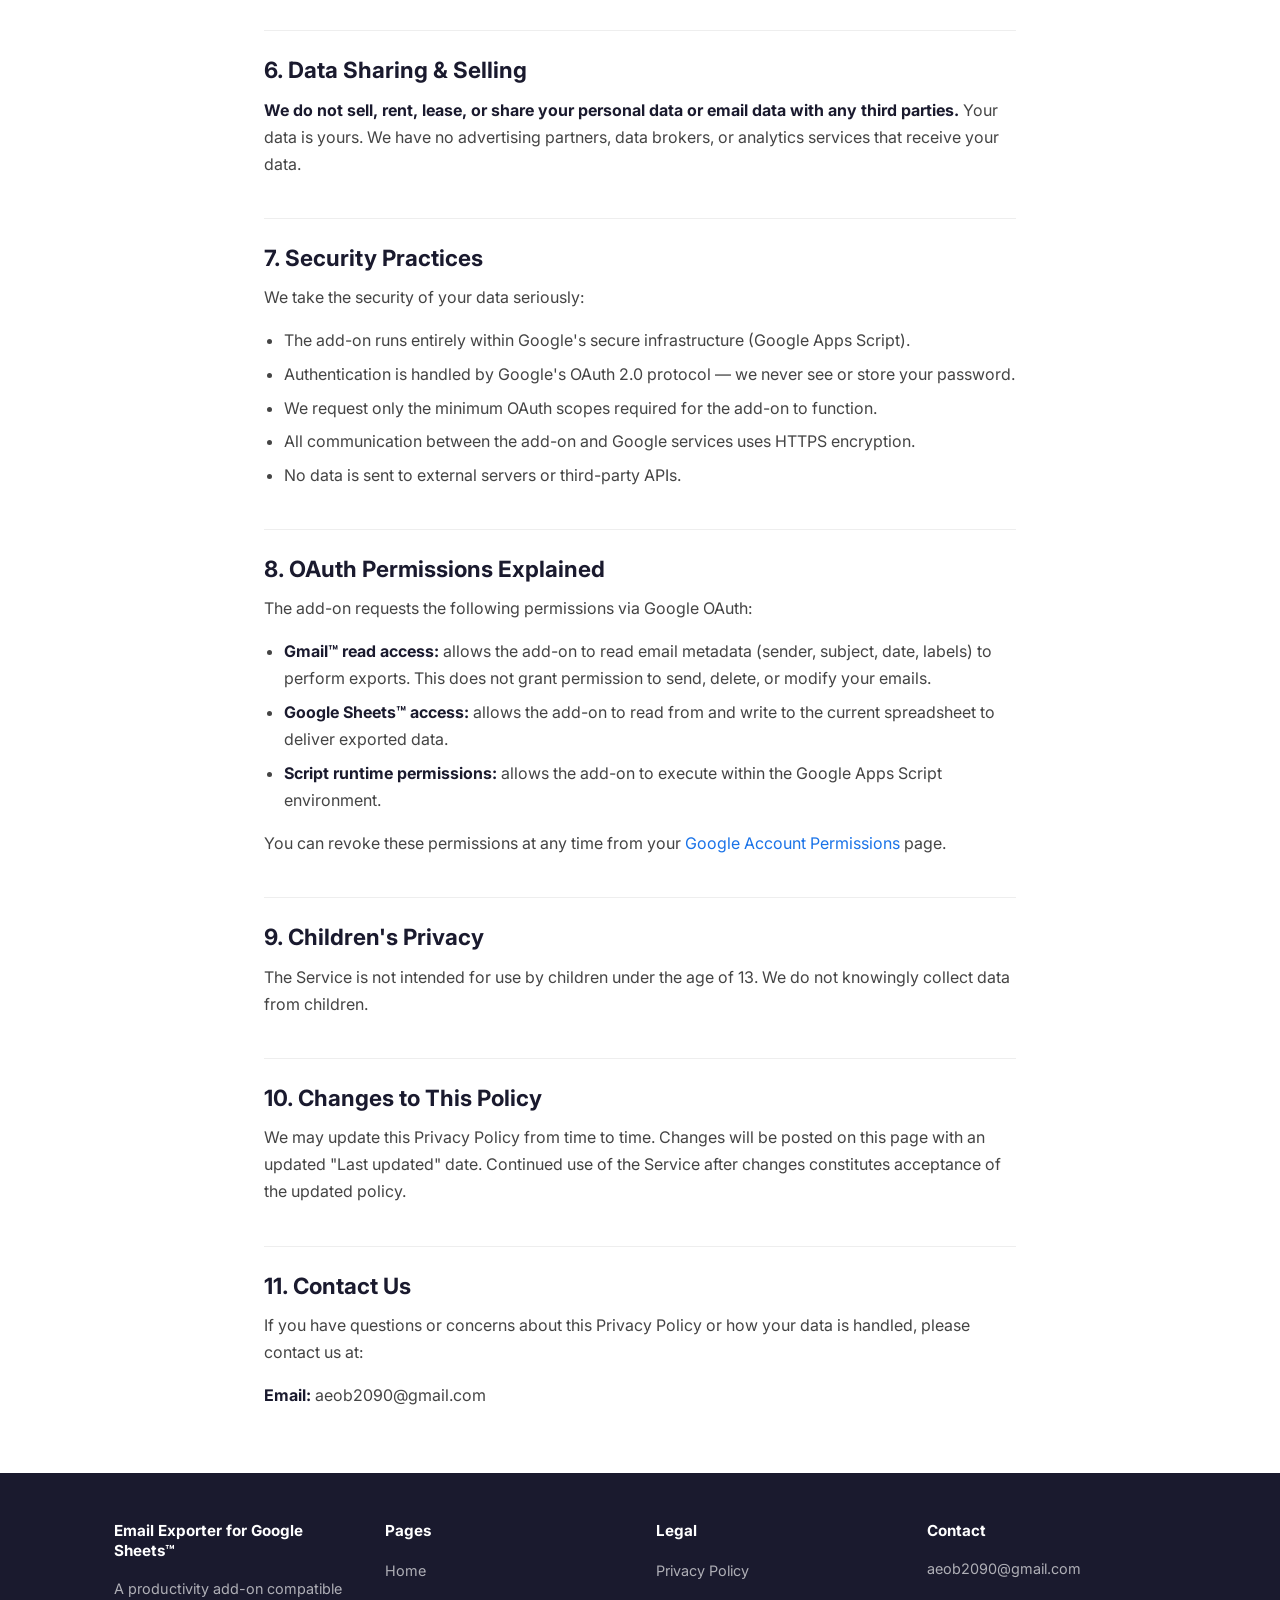
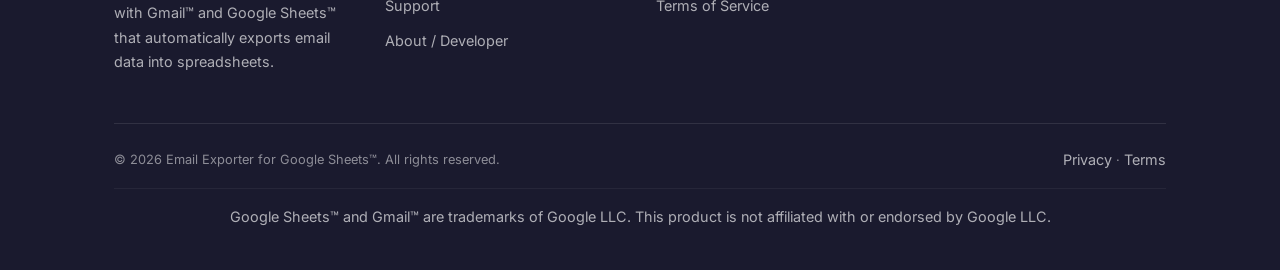
<file: privacy.html>
<!doctype html>
<html lang="en">
  <head>
    <meta charset="UTF-8" />
    <meta name="viewport" content="width=device-width,initial-scale=1" />
    <title>Privacy Policy — Email Exporter for Google Sheets™</title>
    <meta
      name="description"
      content="Privacy Policy for Email Exporter for Google Sheets™. Learn how we handle your data, what permissions we request, and how we protect your privacy."
    />
    <meta
      property="og:title"
      content="Privacy Policy — Email Exporter for Google Sheets™"
    />
    <meta
      property="og:description"
      content="Privacy policy for the Email Exporter for Google Sheets™ add-on."
    />
    <meta property="og:type" content="website" />
    <link rel="icon" type="image/svg+xml" href="img/favicon.svg" />
    <link rel="icon" type="image/png" href="img/favicon.png" />
    <link rel="preconnect" href="https://fonts.googleapis.com" />
    <link rel="preconnect" href="https://fonts.gstatic.com" crossorigin />
    <link
      href="https://fonts.googleapis.com/css2?family=Inter:wght@400;500;600;700;800&display=swap"
      rel="stylesheet"
    />
    <link rel="stylesheet" href="css/style.css" />
  </head>
  <body>
    <!-- ===== NAVBAR ===== -->
    <nav class="navbar" role="navigation" aria-label="Main navigation">
      <div class="container">
        <a href="index.html" class="navbar-brand">
          <img src="img/favicon.svg" alt="" width="28" height="28" />
          Email Exporter
        </a>
        <div class="nav-overlay" id="navOverlay"></div>
        <div class="nav-links" id="navLinks">
          <a href="index.html">Home</a>
          <a href="support.html">Support</a>
          <a href="privacy.html" class="active">Privacy</a>
          <a href="terms.html">Terms</a>
          <a href="about.html">About</a>
        </div>
        <button
          class="nav-toggle"
          id="navToggle"
          aria-label="Toggle menu"
          aria-expanded="false"
        >
          <span></span><span></span><span></span>
        </button>
      </div>
    </nav>

    <!-- ===== PAGE HEADER ===== -->
    <section class="page-header">
      <div class="container">
        <h1>Privacy Policy</h1>
        <p>
          Your privacy matters. This policy explains how Email Exporter for
          Google Sheets™ handles your data.
        </p>
      </div>
    </section>

    <!-- ===== CONTENT ===== -->
    <section class="content-section">
      <div class="container">
        <p class="last-updated">Last updated: March 24, 2026</p>

        <h2>1. Introduction</h2>
        <p>
          This Privacy Policy describes how the "Email Exporter for Google
          Sheets™" add-on (the "Service") collects, uses, and protects
          information when you use the Service. By installing and using the
          add-on, you agree to the practices described in this policy.
        </p>

        <h2>2. What Data We Access</h2>
        <p>
          The add-on accesses the following types of data to provide its core
          functionality:
        </p>
        <ul>
          <li>
            <strong>Email metadata from Gmail™:</strong> sender address,
            recipient address, subject line, date/time, labels, and message
            snippet. The add-on does <strong>not</strong> access the full body
            content of your emails unless required for the specific export you
            initiate.
          </li>
          <li>
            <strong>Google Sheets™ data:</strong> the add-on reads and writes to
            the active spreadsheet in order to append exported email data.
          </li>
        </ul>

        <h2>3. Why We Access Your Data</h2>
        <p>
          We access the minimum data necessary to deliver the core functionality
          of the Service:
        </p>
        <ul>
          <li>
            To read email metadata from your Gmail™ account based on your
            selected filters (label, sender, date range).
          </li>
          <li>
            To write the exported email data into your Google Sheets™
            spreadsheet.
          </li>
        </ul>

        <h2>4. How Data Is Processed</h2>
        <p>
          All data processing occurs within the Google Workspace™ environment
          using Google Apps Script. When you initiate an export:
        </p>
        <ul>
          <li>
            The add-on queries the Gmail™ API for email metadata matching your
            filters.
          </li>
          <li>
            The retrieved data is formatted and written directly into the
            currently active Google Sheets™ spreadsheet.
          </li>
          <li>Processing happens in real-time during the export operation.</li>
        </ul>

        <h2>5. Data Storage</h2>
        <p>
          <strong
            >We do not store your email data or spreadsheet data on any external
            servers.</strong
          >
          All data remains within your Google Workspace™ account. The add-on
          does not transmit your data to any third-party services, databases, or
          external infrastructure.
        </p>
        <p>
          The only data stored locally (within your Google account) includes
          your user preferences and filter settings to improve your experience.
        </p>

        <h2>6. Data Sharing &amp; Selling</h2>
        <p>
          <strong
            >We do not sell, rent, lease, or share your personal data or email
            data with any third parties.</strong
          >
          Your data is yours. We have no advertising partners, data brokers, or
          analytics services that receive your data.
        </p>

        <h2>7. Security Practices</h2>
        <p>We take the security of your data seriously:</p>
        <ul>
          <li>
            The add-on runs entirely within Google's secure infrastructure
            (Google Apps Script).
          </li>
          <li>
            Authentication is handled by Google's OAuth 2.0 protocol — we never
            see or store your password.
          </li>
          <li>
            We request only the minimum OAuth scopes required for the add-on to
            function.
          </li>
          <li>
            All communication between the add-on and Google services uses HTTPS
            encryption.
          </li>
          <li>No data is sent to external servers or third-party APIs.</li>
        </ul>

        <h2>8. OAuth Permissions Explained</h2>
        <p>The add-on requests the following permissions via Google OAuth:</p>
        <ul>
          <li>
            <strong>Gmail™ read access:</strong> allows the add-on to read email
            metadata (sender, subject, date, labels) to perform exports. This
            does not grant permission to send, delete, or modify your emails.
          </li>
          <li>
            <strong>Google Sheets™ access:</strong> allows the add-on to read
            from and write to the current spreadsheet to deliver exported data.
          </li>
          <li>
            <strong>Script runtime permissions:</strong> allows the add-on to
            execute within the Google Apps Script environment.
          </li>
        </ul>
        <p>
          You can revoke these permissions at any time from your
          <a
            href="https://myaccount.google.com/permissions"
            target="_blank"
            rel="noopener noreferrer"
            >Google Account Permissions</a
          >
          page.
        </p>

        <h2>9. Children's Privacy</h2>
        <p>
          The Service is not intended for use by children under the age of 13.
          We do not knowingly collect data from children.
        </p>

        <h2>10. Changes to This Policy</h2>
        <p>
          We may update this Privacy Policy from time to time. Changes will be
          posted on this page with an updated "Last updated" date. Continued use
          of the Service after changes constitutes acceptance of the updated
          policy.
        </p>

        <h2>11. Contact Us</h2>
        <p>
          If you have questions or concerns about this Privacy Policy or how
          your data is handled, please contact us at:
        </p>
        <p><strong>Email:</strong> aeob2090@gmail.com</p>
      </div>
    </section>

    <!-- ===== FOOTER ===== -->
    <footer class="footer">
      <div class="container">
        <div class="footer-grid">
          <div>
            <h4>Email Exporter for Google Sheets™</h4>
            <p>
              A productivity add-on compatible with Gmail™ and Google Sheets™
              that automatically exports email data into spreadsheets.
            </p>
          </div>
          <div>
            <h4>Pages</h4>
            <ul>
              <li><a href="index.html">Home</a></li>
              <li><a href="support.html">Support</a></li>
              <li><a href="about.html">About / Developer</a></li>
            </ul>
          </div>
          <div>
            <h4>Legal</h4>
            <ul>
              <li><a href="privacy.html">Privacy Policy</a></li>
              <li><a href="terms.html">Terms of Service</a></li>
            </ul>
          </div>
          <div>
            <h4>Contact</h4>
            <p>aeob2090@gmail.com</p>
          </div>
        </div>
        <div class="footer-bottom">
          <p>
            &copy; 2026 Email Exporter for Google Sheets™. All rights reserved.
          </p>
          <p>
            <a href="privacy.html">Privacy</a> · <a href="terms.html">Terms</a>
          </p>
        </div>
        <p class="trademark">
          Google Sheets™ and Gmail™ are trademarks of Google LLC. This product
          is not affiliated with or endorsed by Google LLC.
        </p>
      </div>
    </footer>

    <script src="js/main.js"></script>
  </body>
</html>
</file>
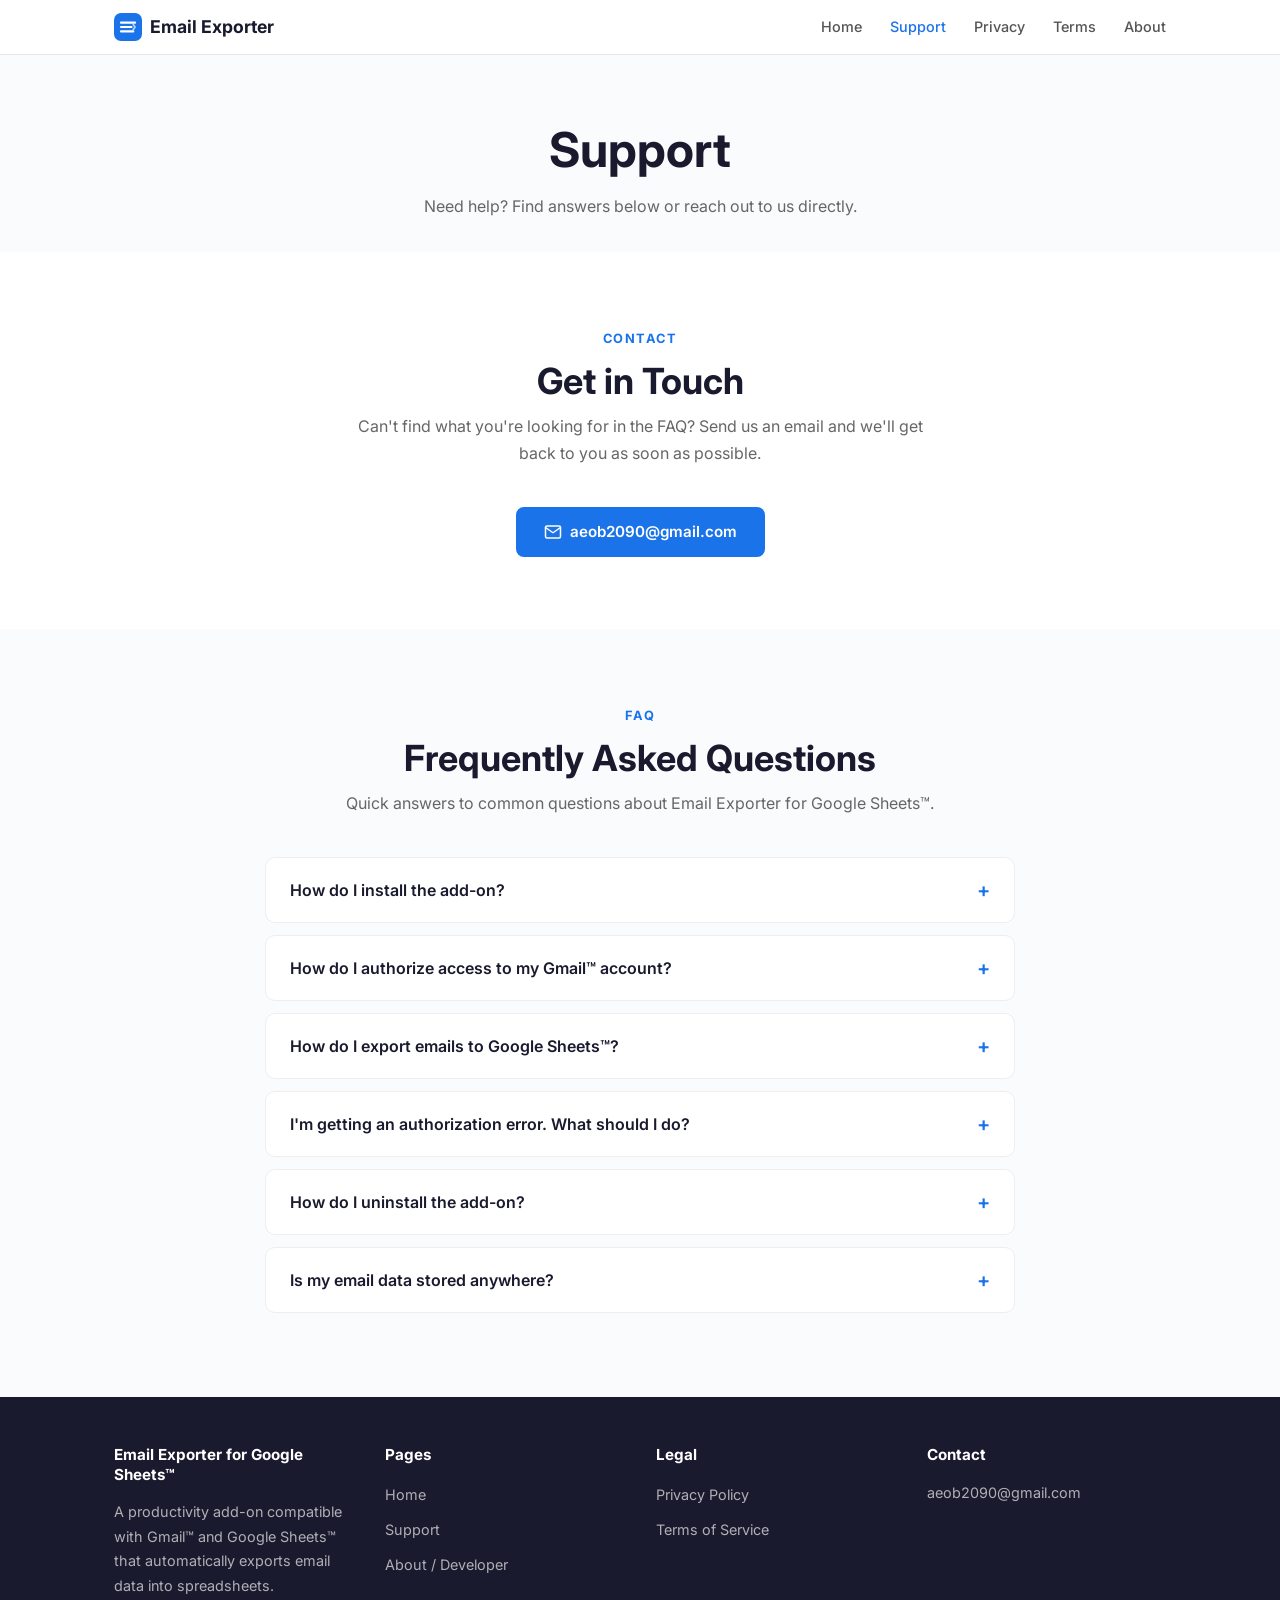
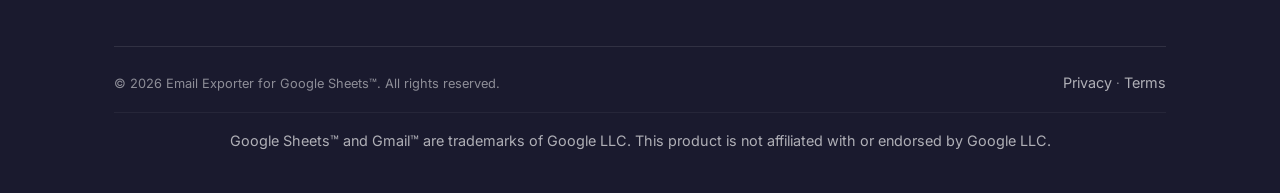
<file: support.html>
<!doctype html>
<html lang="en">
  <head>
    <meta charset="UTF-8" />
    <meta name="viewport" content="width=device-width,initial-scale=1" />
    <title>Support — Email Exporter for Google Sheets™</title>
    <meta
      name="description"
      content="Get help with Email Exporter for Google Sheets™. Find answers to common questions, installation guides, and contact support."
    />
    <meta
      property="og:title"
      content="Support — Email Exporter for Google Sheets™"
    />
    <meta
      property="og:description"
      content="Support and FAQ for the Email Exporter for Google Sheets™ add-on."
    />
    <meta property="og:type" content="website" />
    <link rel="icon" type="image/svg+xml" href="img/favicon.svg" />
    <link rel="icon" type="image/png" href="img/favicon.png" />
    <link rel="preconnect" href="https://fonts.googleapis.com" />
    <link rel="preconnect" href="https://fonts.gstatic.com" crossorigin />
    <link
      href="https://fonts.googleapis.com/css2?family=Inter:wght@400;500;600;700;800&display=swap"
      rel="stylesheet"
    />
    <link rel="stylesheet" href="css/style.css" />
  </head>
  <body>
    <!-- ===== NAVBAR ===== -->
    <nav class="navbar" role="navigation" aria-label="Main navigation">
      <div class="container">
        <a href="index.html" class="navbar-brand">
          <img src="img/favicon.svg" alt="" width="28" height="28" />
          Email Exporter
        </a>
        <div class="nav-overlay" id="navOverlay"></div>
        <div class="nav-links" id="navLinks">
          <a href="index.html">Home</a>
          <a href="support.html" class="active">Support</a>
          <a href="privacy.html">Privacy</a>
          <a href="terms.html">Terms</a>
          <a href="about.html">About</a>
        </div>
        <button
          class="nav-toggle"
          id="navToggle"
          aria-label="Toggle menu"
          aria-expanded="false"
        >
          <span></span><span></span><span></span>
        </button>
      </div>
    </nav>

    <!-- ===== PAGE HEADER ===== -->
    <section class="page-header">
      <div class="container">
        <h1>Support</h1>
        <p>Need help? Find answers below or reach out to us directly.</p>
      </div>
    </section>

    <!-- ===== CONTACT ===== -->
    <section>
      <div class="container text-center">
        <span class="section-label">Contact</span>
        <h2 class="section-title">Get in Touch</h2>
        <p class="section-desc">
          Can't find what you're looking for in the FAQ? Send us an email and
          we'll get back to you as soon as possible.
        </p>
        <a href="mailto:aeob2090@gmail.com" class="btn btn-primary">
          <svg
            width="18"
            height="18"
            fill="none"
            stroke="currentColor"
            stroke-width="2"
            stroke-linecap="round"
            stroke-linejoin="round"
            viewBox="0 0 24 24"
          >
            <path
              d="M4 4h16c1.1 0 2 .9 2 2v12c0 1.1-.9 2-2 2H4c-1.1 0-2-.9-2-2V6c0-1.1.9-2 2-2z"
            />
            <polyline points="22,6 12,13 2,6" />
          </svg>
          aeob2090@gmail.com
        </a>
      </div>
    </section>

    <!-- ===== FAQ ===== -->
    <section id="faq">
      <div class="container text-center">
        <span class="section-label">FAQ</span>
        <h2 class="section-title">Frequently Asked Questions</h2>
        <p class="section-desc">
          Quick answers to common questions about Email Exporter for Google
          Sheets™.
        </p>

        <div class="faq-list">
          <div class="faq-item">
            <button class="faq-question" aria-expanded="false">
              How do I install the add-on?
              <span class="icon">+</span>
            </button>
            <div class="faq-answer">
              <div class="faq-answer-inner">
                <ol>
                  <li>Open a Google Sheets™ spreadsheet.</li>
                  <li>
                    Go to
                    <strong>Extensions &gt; Add-ons &gt; Get add-ons</strong>.
                  </li>
                  <li>
                    Search for
                    <strong>"Email Exporter for Google Sheets™"</strong>.
                  </li>
                  <li>
                    Click <strong>Install</strong> and follow the prompts to
                    authorize the add-on.
                  </li>
                </ol>
                <p>
                  Alternatively, you can install it directly from the
                  <a href="#">Google Workspace Marketplace</a>.
                </p>
              </div>
            </div>
          </div>

          <div class="faq-item">
            <button class="faq-question" aria-expanded="false">
              How do I authorize access to my Gmail™ account?
              <span class="icon">+</span>
            </button>
            <div class="faq-answer">
              <div class="faq-answer-inner">
                <p>
                  When you first run the add-on, Google will prompt you to
                  authorize the required permissions. You'll see a consent
                  screen explaining what data the add-on can access:
                </p>
                <ul>
                  <li>
                    <strong>Gmail™ read access</strong> — to read email metadata
                    for exports.
                  </li>
                  <li>
                    <strong>Google Sheets™ access</strong> — to write exported
                    data to your spreadsheet.
                  </li>
                </ul>
                <p>
                  Click <strong>"Allow"</strong> to grant permissions. The
                  add-on uses Google's secure OAuth 2.0 protocol — your password
                  is never shared with us.
                </p>
              </div>
            </div>
          </div>

          <div class="faq-item">
            <button class="faq-question" aria-expanded="false">
              How do I export emails to Google Sheets™?
              <span class="icon">+</span>
            </button>
            <div class="faq-answer">
              <div class="faq-answer-inner">
                <ol>
                  <li>Open a Google Sheets™ spreadsheet.</li>
                  <li>
                    Go to
                    <strong
                      >Extensions &gt; Email Exporter for Google Sheets™ &gt;
                      Open</strong
                    >.
                  </li>
                  <li>
                    In the sidebar, configure your
                    <strong>filters</strong> (label, sender, date range).
                  </li>
                  <li>Click <strong>"Export"</strong>.</li>
                  <li>
                    The email metadata will be appended to your active sheet.
                  </li>
                </ol>
              </div>
            </div>
          </div>

          <div class="faq-item">
            <button class="faq-question" aria-expanded="false">
              I'm getting an authorization error. What should I do?
              <span class="icon">+</span>
            </button>
            <div class="faq-answer">
              <div class="faq-answer-inner">
                <p>
                  If you encounter authorization errors, try the following
                  steps:
                </p>
                <ol>
                  <li>
                    <strong>Revoke and re-authorize:</strong> Go to
                    <a
                      href="https://myaccount.google.com/permissions"
                      target="_blank"
                      rel="noopener noreferrer"
                      >Google Account Permissions</a
                    >, find "Email Exporter for Google Sheets™", click
                    <strong>Remove Access</strong>, then re-open the add-on to
                    authorize again.
                  </li>
                  <li>
                    <strong>Check your browser:</strong> Ensure pop-ups are not
                    blocked, as the authorization window may open in a popup.
                  </li>
                  <li>
                    <strong>Clear cache:</strong> Try clearing your browser's
                    cache and cookies, then attempt authorization again.
                  </li>
                  <li>
                    <strong>Use a supported browser:</strong> The add-on works
                    best in Google Chrome.
                  </li>
                </ol>
                <p>
                  If the issue persists, contact us at
                  <a href="mailto:aeob2090@gmail.com">aeob2090@gmail.com</a>.
                </p>
              </div>
            </div>
          </div>

          <div class="faq-item">
            <button class="faq-question" aria-expanded="false">
              How do I uninstall the add-on?
              <span class="icon">+</span>
            </button>
            <div class="faq-answer">
              <div class="faq-answer-inner">
                <ol>
                  <li>Open a Google Sheets™ spreadsheet.</li>
                  <li>
                    Go to
                    <strong>Extensions &gt; Add-ons &gt; Manage add-ons</strong
                    >.
                  </li>
                  <li>
                    Find "Email Exporter for Google Sheets™" and click the
                    three-dot menu.
                  </li>
                  <li>Select <strong>"Uninstall"</strong>.</li>
                </ol>
                <p>
                  To also revoke permissions, visit your
                  <a
                    href="https://myaccount.google.com/permissions"
                    target="_blank"
                    rel="noopener noreferrer"
                    >Google Account Permissions</a
                  >
                  and remove the add-on.
                </p>
              </div>
            </div>
          </div>

          <div class="faq-item">
            <button class="faq-question" aria-expanded="false">
              Is my email data stored anywhere?
              <span class="icon">+</span>
            </button>
            <div class="faq-answer">
              <div class="faq-answer-inner">
                <p>
                  <strong>No.</strong> Email data is processed in real-time and
                  written directly to your Google Sheets™ spreadsheet. We do not
                  store, cache, or transmit your email data to any external
                  servers. All data remains within your Google Workspace™
                  account. See our <a href="privacy.html">Privacy Policy</a> for
                  full details.
                </p>
              </div>
            </div>
          </div>
        </div>
      </div>
    </section>

    <!-- ===== FOOTER ===== -->
    <footer class="footer">
      <div class="container">
        <div class="footer-grid">
          <div>
            <h4>Email Exporter for Google Sheets™</h4>
            <p>
              A productivity add-on compatible with Gmail™ and Google Sheets™
              that automatically exports email data into spreadsheets.
            </p>
          </div>
          <div>
            <h4>Pages</h4>
            <ul>
              <li><a href="index.html">Home</a></li>
              <li><a href="support.html">Support</a></li>
              <li><a href="about.html">About / Developer</a></li>
            </ul>
          </div>
          <div>
            <h4>Legal</h4>
            <ul>
              <li><a href="privacy.html">Privacy Policy</a></li>
              <li><a href="terms.html">Terms of Service</a></li>
            </ul>
          </div>
          <div>
            <h4>Contact</h4>
            <p>aeob2090@gmail.com</p>
          </div>
        </div>
        <div class="footer-bottom">
          <p>
            &copy; 2026 Email Exporter for Google Sheets™. All rights reserved.
          </p>
          <p>
            <a href="privacy.html">Privacy</a> · <a href="terms.html">Terms</a>
          </p>
        </div>
        <p class="trademark">
          Google Sheets™ and Gmail™ are trademarks of Google LLC. This product
          is not affiliated with or endorsed by Google LLC.
        </p>
      </div>
    </footer>

    <script src="js/main.js"></script>
  </body>
</html>
</file>
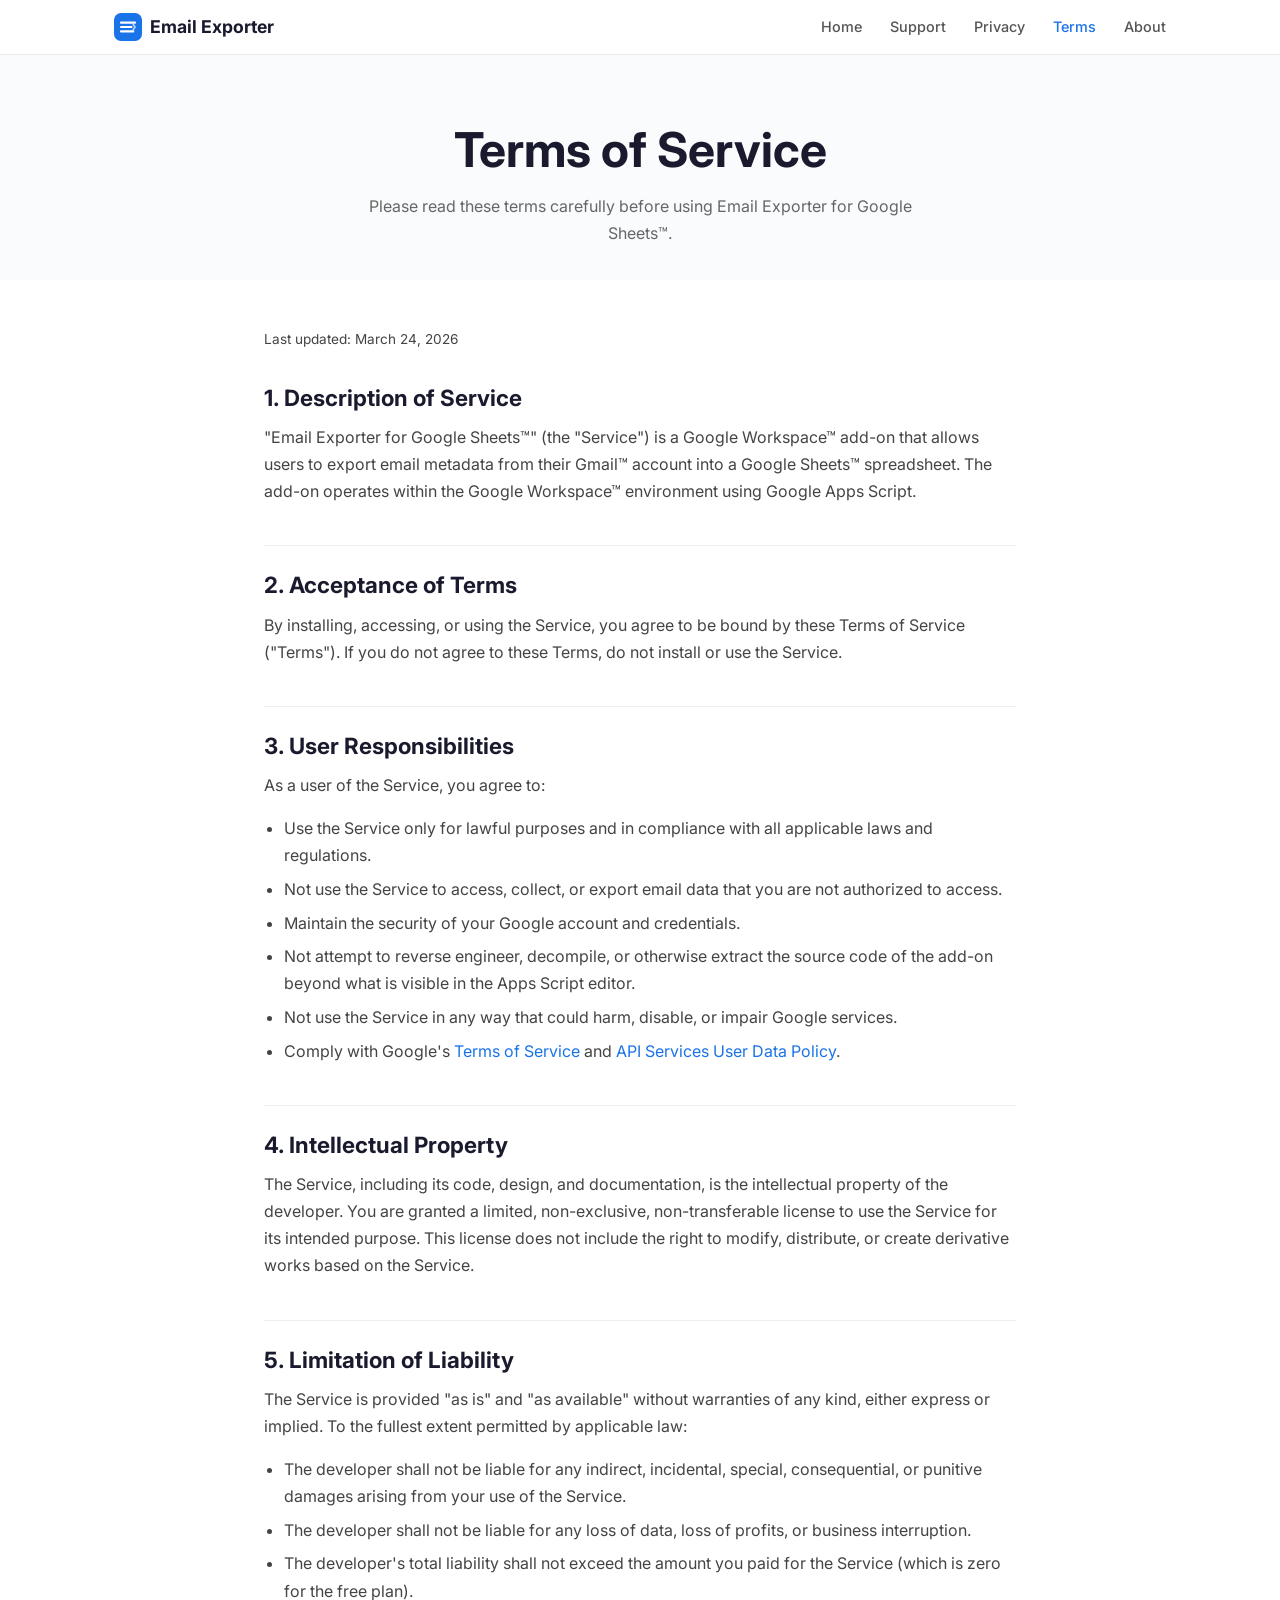
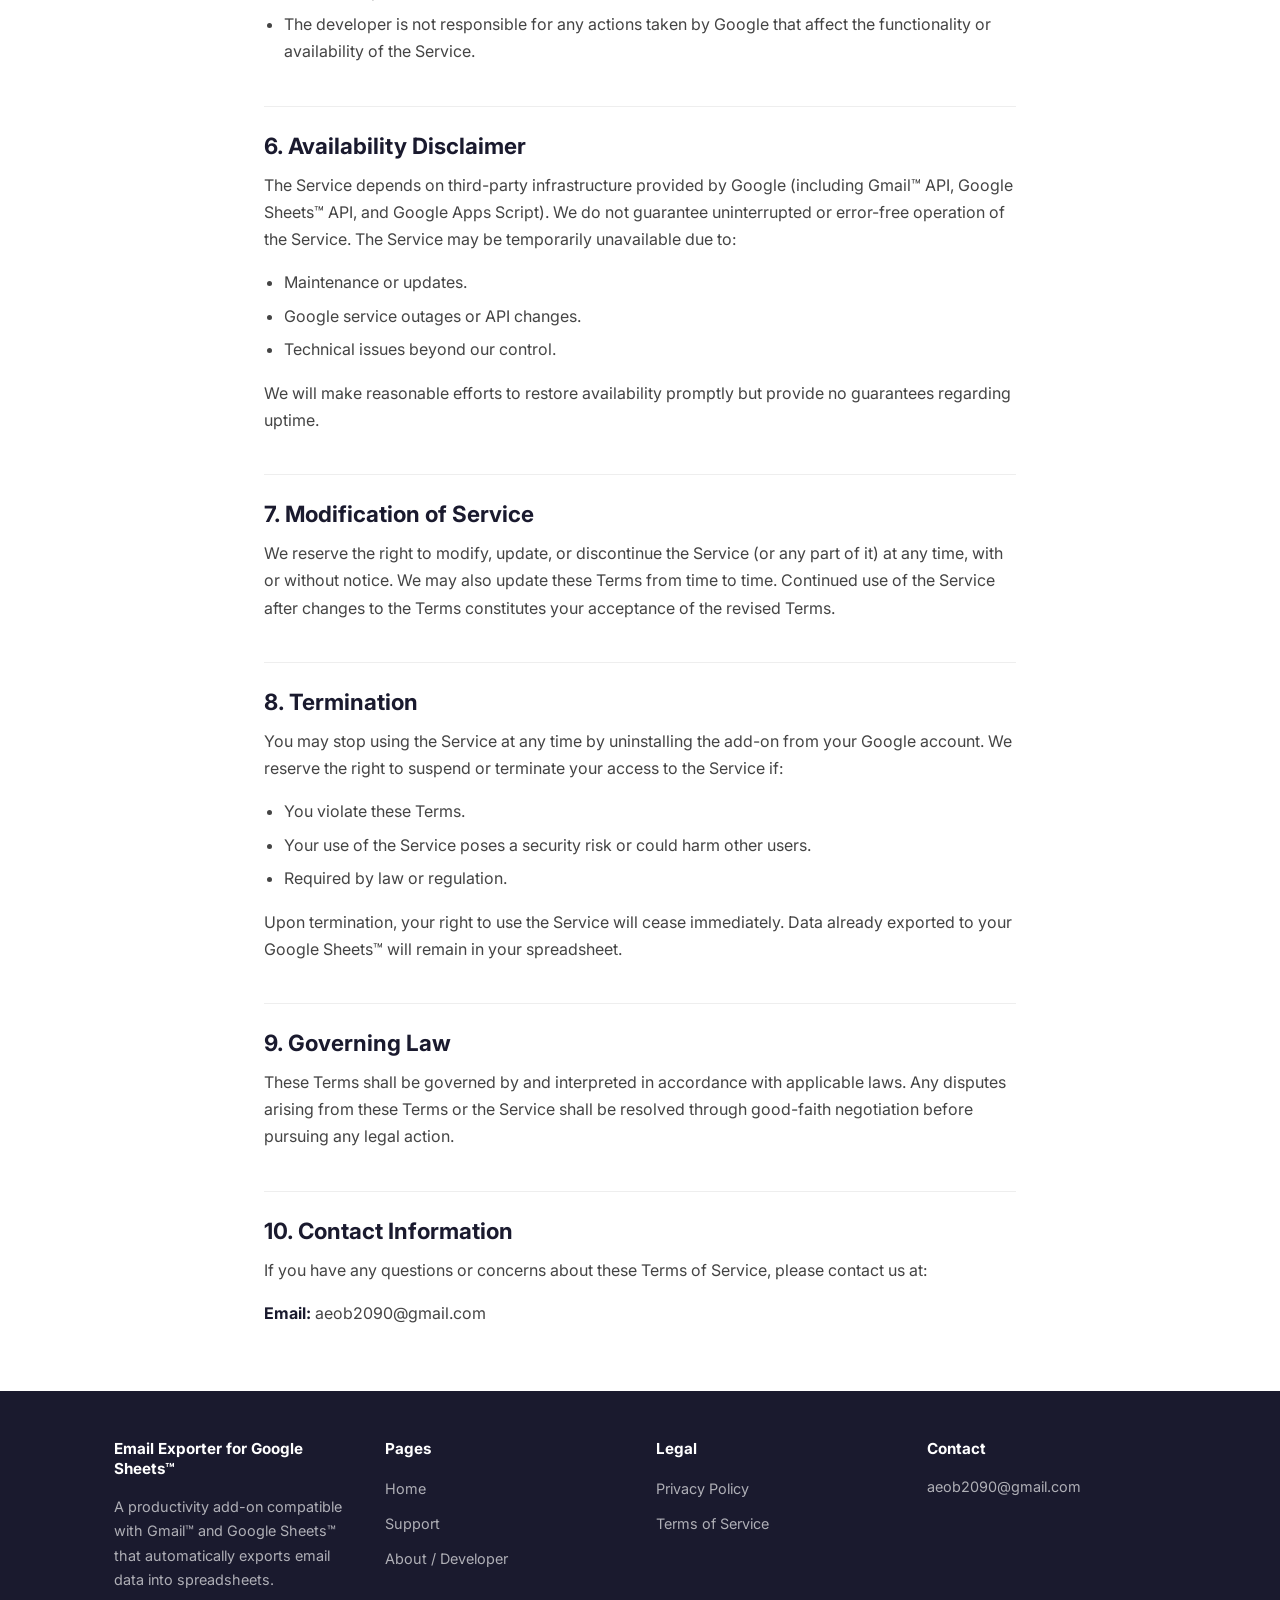
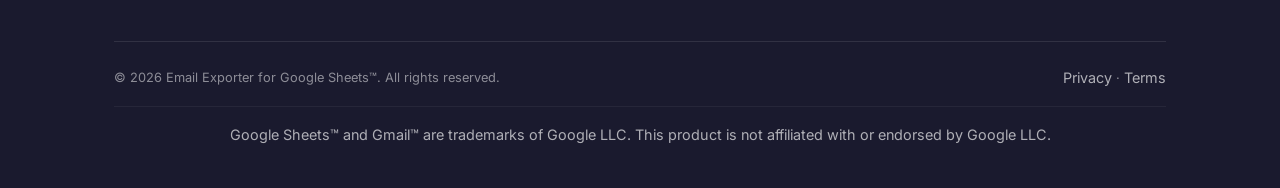
<file: terms.html>
<!doctype html>
<html lang="en">
  <head>
    <meta charset="UTF-8" />
    <meta name="viewport" content="width=device-width,initial-scale=1" />
    <title>Terms of Service — Email Exporter for Google Sheets™</title>
    <meta
      name="description"
      content="Terms of Service for Email Exporter for Google Sheets™. Read the terms governing use of the add-on."
    />
    <meta
      property="og:title"
      content="Terms of Service — Email Exporter for Google Sheets™"
    />
    <meta
      property="og:description"
      content="Terms of Service for the Email Exporter for Google Sheets™ add-on."
    />
    <meta property="og:type" content="website" />
    <link rel="icon" type="image/svg+xml" href="img/favicon.svg" />
    <link rel="icon" type="image/png" href="img/favicon.png" />
    <link rel="preconnect" href="https://fonts.googleapis.com" />
    <link rel="preconnect" href="https://fonts.gstatic.com" crossorigin />
    <link
      href="https://fonts.googleapis.com/css2?family=Inter:wght@400;500;600;700;800&display=swap"
      rel="stylesheet"
    />
    <link rel="stylesheet" href="css/style.css" />
  </head>
  <body>
    <!-- ===== NAVBAR ===== -->
    <nav class="navbar" role="navigation" aria-label="Main navigation">
      <div class="container">
        <a href="index.html" class="navbar-brand">
          <img src="img/favicon.svg" alt="" width="28" height="28" />
          Email Exporter
        </a>
        <div class="nav-overlay" id="navOverlay"></div>
        <div class="nav-links" id="navLinks">
          <a href="index.html">Home</a>
          <a href="support.html">Support</a>
          <a href="privacy.html">Privacy</a>
          <a href="terms.html" class="active">Terms</a>
          <a href="about.html">About</a>
        </div>
        <button
          class="nav-toggle"
          id="navToggle"
          aria-label="Toggle menu"
          aria-expanded="false"
        >
          <span></span><span></span><span></span>
        </button>
      </div>
    </nav>

    <!-- ===== PAGE HEADER ===== -->
    <section class="page-header">
      <div class="container">
        <h1>Terms of Service</h1>
        <p>
          Please read these terms carefully before using Email Exporter for
          Google Sheets™.
        </p>
      </div>
    </section>

    <!-- ===== CONTENT ===== -->
    <section class="content-section">
      <div class="container">
        <p class="last-updated">Last updated: March 24, 2026</p>

        <h2>1. Description of Service</h2>
        <p>
          "Email Exporter for Google Sheets™" (the "Service") is a Google
          Workspace™ add-on that allows users to export email metadata from
          their Gmail™ account into a Google Sheets™ spreadsheet. The add-on
          operates within the Google Workspace™ environment using Google Apps
          Script.
        </p>

        <h2>2. Acceptance of Terms</h2>
        <p>
          By installing, accessing, or using the Service, you agree to be bound
          by these Terms of Service ("Terms"). If you do not agree to these
          Terms, do not install or use the Service.
        </p>

        <h2>3. User Responsibilities</h2>
        <p>As a user of the Service, you agree to:</p>
        <ul>
          <li>
            Use the Service only for lawful purposes and in compliance with all
            applicable laws and regulations.
          </li>
          <li>
            Not use the Service to access, collect, or export email data that
            you are not authorized to access.
          </li>
          <li>Maintain the security of your Google account and credentials.</li>
          <li>
            Not attempt to reverse engineer, decompile, or otherwise extract the
            source code of the add-on beyond what is visible in the Apps Script
            editor.
          </li>
          <li>
            Not use the Service in any way that could harm, disable, or impair
            Google services.
          </li>
          <li>
            Comply with Google's
            <a
              href="https://workspace.google.com/terms/user_features.html"
              target="_blank"
              rel="noopener noreferrer"
              >Terms of Service</a
            >
            and
            <a
              href="https://developers.google.com/terms/api-services-user-data-policy"
              target="_blank"
              rel="noopener noreferrer"
              >API Services User Data Policy</a
            >.
          </li>
        </ul>

        <h2>4. Intellectual Property</h2>
        <p>
          The Service, including its code, design, and documentation, is the
          intellectual property of the developer. You are granted a limited,
          non-exclusive, non-transferable license to use the Service for its
          intended purpose. This license does not include the right to modify,
          distribute, or create derivative works based on the Service.
        </p>

        <h2>5. Limitation of Liability</h2>
        <p>
          The Service is provided "as is" and "as available" without warranties
          of any kind, either express or implied. To the fullest extent
          permitted by applicable law:
        </p>
        <ul>
          <li>
            The developer shall not be liable for any indirect, incidental,
            special, consequential, or punitive damages arising from your use of
            the Service.
          </li>
          <li>
            The developer shall not be liable for any loss of data, loss of
            profits, or business interruption.
          </li>
          <li>
            The developer's total liability shall not exceed the amount you paid
            for the Service (which is zero for the free plan).
          </li>
          <li>
            The developer is not responsible for any actions taken by Google
            that affect the functionality or availability of the Service.
          </li>
        </ul>

        <h2>6. Availability Disclaimer</h2>
        <p>
          The Service depends on third-party infrastructure provided by Google
          (including Gmail™ API, Google Sheets™ API, and Google Apps Script). We
          do not guarantee uninterrupted or error-free operation of the Service.
          The Service may be temporarily unavailable due to:
        </p>
        <ul>
          <li>Maintenance or updates.</li>
          <li>Google service outages or API changes.</li>
          <li>Technical issues beyond our control.</li>
        </ul>
        <p>
          We will make reasonable efforts to restore availability promptly but
          provide no guarantees regarding uptime.
        </p>

        <h2>7. Modification of Service</h2>
        <p>
          We reserve the right to modify, update, or discontinue the Service (or
          any part of it) at any time, with or without notice. We may also
          update these Terms from time to time. Continued use of the Service
          after changes to the Terms constitutes your acceptance of the revised
          Terms.
        </p>

        <h2>8. Termination</h2>
        <p>
          You may stop using the Service at any time by uninstalling the add-on
          from your Google account. We reserve the right to suspend or terminate
          your access to the Service if:
        </p>
        <ul>
          <li>You violate these Terms.</li>
          <li>
            Your use of the Service poses a security risk or could harm other
            users.
          </li>
          <li>Required by law or regulation.</li>
        </ul>
        <p>
          Upon termination, your right to use the Service will cease
          immediately. Data already exported to your Google Sheets™ will remain
          in your spreadsheet.
        </p>

        <h2>9. Governing Law</h2>
        <p>
          These Terms shall be governed by and interpreted in accordance with
          applicable laws. Any disputes arising from these Terms or the Service
          shall be resolved through good-faith negotiation before pursuing any
          legal action.
        </p>

        <h2>10. Contact Information</h2>
        <p>
          If you have any questions or concerns about these Terms of Service,
          please contact us at:
        </p>
        <p><strong>Email:</strong> aeob2090@gmail.com</p>
      </div>
    </section>

    <!-- ===== FOOTER ===== -->
    <footer class="footer">
      <div class="container">
        <div class="footer-grid">
          <div>
            <h4>Email Exporter for Google Sheets™</h4>
            <p>
              A productivity add-on compatible with Gmail™ and Google Sheets™
              that automatically exports email data into spreadsheets.
            </p>
          </div>
          <div>
            <h4>Pages</h4>
            <ul>
              <li><a href="index.html">Home</a></li>
              <li><a href="support.html">Support</a></li>
              <li><a href="about.html">About / Developer</a></li>
            </ul>
          </div>
          <div>
            <h4>Legal</h4>
            <ul>
              <li><a href="privacy.html">Privacy Policy</a></li>
              <li><a href="terms.html">Terms of Service</a></li>
            </ul>
          </div>
          <div>
            <h4>Contact</h4>
            <p>aeob2090@gmail.com</p>
          </div>
        </div>
        <div class="footer-bottom">
          <p>
            &copy; 2026 Email Exporter for Google Sheets™. All rights reserved.
          </p>
          <p>
            <a href="privacy.html">Privacy</a> · <a href="terms.html">Terms</a>
          </p>
        </div>
        <p class="trademark">
          Google Sheets™ and Gmail™ are trademarks of Google LLC. This product
          is not affiliated with or endorsed by Google LLC.
        </p>
      </div>
    </footer>

    <script src="js/main.js"></script>
  </body>
</html>
</file>
<file: css/style.css>
/* ===== RESET & BASE ===== */
*,
*::before,
*::after {
  box-sizing: border-box;
  margin: 0;
  padding: 0;
}
html {
  scroll-behavior: smooth;
  font-size: 16px;
}
body {
  font-family:
    "Inter",
    system-ui,
    -apple-system,
    BlinkMacSystemFont,
    "Segoe UI",
    Roboto,
    sans-serif;
  color: #1a1a2e;
  background: #fff;
  line-height: 1.7;
  -webkit-font-smoothing: antialiased;
}
img {
  max-width: 100%;
  display: block;
}
a {
  color: #1a73e8;
  text-decoration: none;
  transition: color 0.2s;
}
a:hover {
  color: #1558b0;
}
ul {
  list-style: none;
}

/* ===== TYPOGRAPHY ===== */
h1,
h2,
h3,
h4 {
  font-weight: 700;
  line-height: 1.3;
  color: #1a1a2e;
}
h1 {
  font-size: clamp(2rem, 5vw, 3rem);
}
h2 {
  font-size: clamp(1.5rem, 3.5vw, 2.25rem);
  margin-bottom: 0.75rem;
}
h3 {
  font-size: 1.25rem;
  margin-bottom: 0.5rem;
}
p {
  margin-bottom: 1rem;
  color: #444;
}

/* ===== LAYOUT ===== */
.container {
  width: 100%;
  max-width: 1100px;
  margin: 0 auto;
  padding: 0 1.5rem;
}

/* ===== NAVBAR ===== */
.navbar {
  position: sticky;
  top: 0;
  z-index: 100;
  background: #fff;
  border-bottom: 1px solid #e8e8e8;
  padding: 0.75rem 0;
}
.navbar .container {
  display: flex;
  align-items: center;
  justify-content: space-between;
}
.navbar-brand {
  font-weight: 700;
  font-size: 1.1rem;
  color: #1a1a2e;
  display: flex;
  align-items: center;
  gap: 0.5rem;
}
.navbar-brand img {
  width: 28px;
  height: 28px;
}
.nav-links {
  display: flex;
  gap: 1.75rem;
  align-items: center;
}
.nav-links a {
  font-size: 0.9rem;
  font-weight: 500;
  color: #555;
  transition: color 0.2s;
}
.nav-links a:hover,
.nav-links a.active {
  color: #1a73e8;
}
.nav-toggle {
  display: none;
  background: none;
  border: none;
  cursor: pointer;
  padding: 0.25rem;
}
.nav-toggle span {
  display: block;
  width: 22px;
  height: 2px;
  background: #1a1a2e;
  margin: 5px 0;
  border-radius: 2px;
  transition: all 0.3s;
}

@media (max-width: 768px) {
  .nav-links {
    position: fixed;
    top: 0;
    right: -100%;
    width: 260px;
    height: 100vh;
    background: #fff;
    flex-direction: column;
    padding: 5rem 2rem 2rem;
    gap: 1.5rem;
    box-shadow: -4px 0 20px rgba(0, 0, 0, 0.08);
    transition: right 0.3s ease;
  }
  .nav-links.open {
    right: 0;
  }
  .nav-toggle {
    display: block;
    z-index: 110;
  }
  .nav-toggle.open span:nth-child(1) {
    transform: rotate(45deg) translate(5px, 5px);
  }
  .nav-toggle.open span:nth-child(2) {
    opacity: 0;
  }
  .nav-toggle.open span:nth-child(3) {
    transform: rotate(-45deg) translate(5px, -5px);
  }
  .nav-overlay {
    display: none;
    position: fixed;
    inset: 0;
    background: rgba(0, 0, 0, 0.3);
    z-index: 90;
  }
  .nav-overlay.open {
    display: block;
  }
}

/* ===== HERO ===== */
.hero {
  padding: 5rem 0 4rem;
  text-align: center;
  background: linear-gradient(180deg, #f8faff 0%, #fff 100%);
}
.hero-badge {
  display: inline-block;
  background: #e8f0fe;
  color: #1a73e8;
  font-size: 0.8rem;
  font-weight: 600;
  padding: 0.35rem 1rem;
  border-radius: 20px;
  margin-bottom: 1.25rem;
}
.hero h1 {
  margin-bottom: 1rem;
}
.hero h1 span {
  color: #1a73e8;
}
.hero .subtitle {
  font-size: 1.15rem;
  color: #555;
  max-width: 650px;
  margin: 0 auto 2rem;
}
.hero-buttons {
  display: flex;
  gap: 1rem;
  justify-content: center;
  flex-wrap: wrap;
}

/* ===== BUTTONS ===== */
.btn {
  display: inline-flex;
  align-items: center;
  gap: 0.5rem;
  font-weight: 600;
  font-size: 0.95rem;
  padding: 0.75rem 1.75rem;
  border-radius: 8px;
  border: none;
  cursor: pointer;
  transition: all 0.2s;
}
.btn-primary {
  background: #1a73e8;
  color: #fff;
}
.btn-primary:hover {
  background: #1558b0;
  color: #fff;
  transform: translateY(-1px);
  box-shadow: 0 4px 14px rgba(26, 115, 232, 0.35);
}
.btn-outline {
  border: 2px solid #1a73e8;
  color: #1a73e8;
  background: transparent;
}
.btn-outline:hover {
  background: #1a73e8;
  color: #fff;
}

/* ===== SECTIONS ===== */
section {
  padding: 4.5rem 0;
}
section:nth-child(even) {
  background: #fafbfd;
}
.section-label {
  display: inline-block;
  font-size: 0.8rem;
  font-weight: 700;
  text-transform: uppercase;
  letter-spacing: 1.5px;
  color: #1a73e8;
  margin-bottom: 0.5rem;
}
.section-title {
  margin-bottom: 0.5rem;
}
.section-desc {
  color: #666;
  max-width: 600px;
  margin: 0 auto 2.5rem;
  text-align: center;
}
.text-center {
  text-align: center;
}

/* ===== FEATURES ===== */
.features-grid {
  display: grid;
  grid-template-columns: repeat(auto-fit, minmax(240px, 1fr));
  gap: 1.75rem;
  margin-top: 2rem;
}
.feature-card {
  background: #fff;
  border: 1px solid #eee;
  border-radius: 12px;
  padding: 2rem 1.5rem;
  transition:
    box-shadow 0.25s,
    transform 0.25s;
}
.feature-card:hover {
  box-shadow: 0 8px 30px rgba(0, 0, 0, 0.06);
  transform: translateY(-3px);
}
.feature-icon {
  width: 48px;
  height: 48px;
  border-radius: 12px;
  display: flex;
  align-items: center;
  justify-content: center;
  margin-bottom: 1rem;
  font-size: 1.5rem;
}
.feature-icon.blue {
  background: #e8f0fe;
  color: #1a73e8;
}
.feature-icon.green {
  background: #e6f4ea;
  color: #34a853;
}
.feature-icon.amber {
  background: #fef7e0;
  color: #f9ab00;
}
.feature-icon.red {
  background: #fce8e6;
  color: #ea4335;
}

/* ===== HOW IT WORKS ===== */
.steps {
  display: grid;
  grid-template-columns: repeat(auto-fit, minmax(220px, 1fr));
  gap: 2rem;
  margin-top: 2rem;
  counter-reset: step;
}
.step {
  text-align: center;
  position: relative;
}
.step-number {
  width: 56px;
  height: 56px;
  border-radius: 50%;
  background: #1a73e8;
  color: #fff;
  font-size: 1.25rem;
  font-weight: 700;
  display: flex;
  align-items: center;
  justify-content: center;
  margin: 0 auto 1.25rem;
}
.step h3 {
  margin-bottom: 0.5rem;
}
.step p {
  color: #666;
  font-size: 0.95rem;
}

/* ===== SCREENSHOTS ===== */
.screenshots-row {
  display: flex;
  justify-content: center;
  gap: 1.5rem;
  margin-top: 2rem;
}
.screenshot-card {
  background: #fff;
  border: 1px solid #e0e4e8;
  border-radius: 12px;
  overflow: hidden;
  box-shadow: 0 2px 12px rgba(0, 0, 0, 0.06);
  transition:
    box-shadow 0.25s,
    transform 0.25s;
}
.screenshot-card:hover {
  box-shadow: 0 8px 30px rgba(0, 0, 0, 0.1);
  transform: translateY(-3px);
}
.screenshot-card img {
  width: 100%;
  height: auto;
  display: block;
}
.screenshot-label {
  display: block;
  padding: 0.65rem 1rem;
  font-size: 0.85rem;
  font-weight: 600;
  color: #555;
  background: #fafbfd;
  border-top: 1px solid #eee;
  text-align: center;
}

/* Tall row — 3 sidebar screenshots */
.screenshots-row--tall {
  align-items: flex-start;
}
.screenshots-row--tall .screenshot-card {
  flex: 1 1 0;
  max-width: 280px;
}

/* Wide row — single landscape screenshot */
.screenshots-row--wide {
  margin-top: 1.5rem;
}
.screenshot-card--wide {
  width: 100%;
  max-width: 750px;
}

@media (max-width: 768px) {
  .screenshots-row--tall {
    flex-wrap: wrap;
  }
  .screenshots-row--tall .screenshot-card {
    max-width: none;
    width: calc((100% - 1.5rem) / 2);
    flex: none;
  }
}
@media (max-width: 480px) {
  .screenshots-row--tall .screenshot-card {
    width: 100%;
  }
}

/* ===== PRICING ===== */
.pricing-card {
  background: #fff;
  border: 2px solid #1a73e8;
  border-radius: 16px;
  padding: 2.5rem 2rem;
  max-width: 400px;
  margin: 2rem auto 0;
  text-align: center;
  position: relative;
  overflow: hidden;
}
.pricing-card::before {
  content: "";
  position: absolute;
  top: 0;
  left: 0;
  right: 0;
  height: 4px;
  background: linear-gradient(90deg, #1a73e8, #34a853);
}
.pricing-badge {
  display: inline-block;
  background: #e8f0fe;
  color: #1a73e8;
  font-size: 0.75rem;
  font-weight: 700;
  padding: 0.25rem 0.75rem;
  border-radius: 12px;
  margin-bottom: 1rem;
  text-transform: uppercase;
  letter-spacing: 1px;
}
.pricing-price {
  font-size: 3rem;
  font-weight: 800;
  color: #1a1a2e;
  margin-bottom: 0.25rem;
}
.pricing-period {
  color: #888;
  font-size: 0.9rem;
  margin-bottom: 1.5rem;
}
.pricing-features {
  text-align: left;
  margin-bottom: 2rem;
}
.pricing-features li {
  padding: 0.5rem 0;
  color: #444;
  display: flex;
  align-items: center;
  gap: 0.5rem;
  font-size: 0.95rem;
}
.pricing-features li::before {
  content: "✓";
  color: #34a853;
  font-weight: 700;
}

/* ===== TRUST ===== */
.trust-cards {
  display: grid;
  grid-template-columns: repeat(auto-fit, minmax(280px, 1fr));
  gap: 1.5rem;
  margin-top: 2rem;
}
.trust-card {
  background: #fff;
  border: 1px solid #eee;
  border-radius: 12px;
  padding: 1.75rem;
  display: flex;
  gap: 1rem;
  align-items: flex-start;
}
.trust-icon {
  flex-shrink: 0;
  width: 40px;
  height: 40px;
  border-radius: 10px;
  background: #e8f0fe;
  color: #1a73e8;
  display: flex;
  align-items: center;
  justify-content: center;
  font-size: 1.2rem;
}

/* ===== CTA ===== */
.cta {
  background: linear-gradient(135deg, #1a73e8 0%, #1558b0 100%);
  color: #fff;
  text-align: center;
  padding: 4rem 0;
  border-radius: 0;
}
.cta h2 {
  color: #fff;
}
.cta p {
  color: rgba(255, 255, 255, 0.85);
  max-width: 550px;
  margin: 0 auto 2rem;
}
.cta .btn {
  background: #fff;
  color: #1a73e8;
  font-weight: 700;
}
.cta .btn:hover {
  background: #f0f4f8;
  transform: translateY(-1px);
}

/* ===== LEGAL / CONTENT PAGES ===== */
.page-header {
  padding: 4rem 0 2rem;
  background: #f8faff;
  text-align: center;
}
.page-header p {
  color: #666;
  max-width: 600px;
  margin: 0.75rem auto 0;
}
.content-section {
  padding: 3rem 0;
}
.content-section .container {
  max-width: 800px;
}
.content-section h2 {
  font-size: 1.4rem;
  margin-top: 2.5rem;
  margin-bottom: 0.75rem;
  padding-top: 1.5rem;
  border-top: 1px solid #eee;
}
.content-section h2:first-of-type {
  border-top: none;
  padding-top: 0;
  margin-top: 0;
}
.content-section ul {
  margin: 0.75rem 0 1rem 1.25rem;
  list-style: disc;
}
.content-section ul li {
  margin-bottom: 0.4rem;
  color: #444;
  line-height: 1.7;
}
.content-section p {
  color: #444;
}
.content-section strong {
  color: #1a1a2e;
}
.last-updated {
  font-size: 0.85rem;
  color: #888;
  margin-bottom: 2rem;
}

/* ===== FAQ ===== */
.faq-list {
  max-width: 750px;
  margin: 2rem auto 0;
}
.faq-item {
  border: 1px solid #eee;
  border-radius: 10px;
  margin-bottom: 0.75rem;
  overflow: hidden;
  background: #fff;
}
.faq-question {
  width: 100%;
  padding: 1.25rem 1.5rem;
  background: none;
  border: none;
  cursor: pointer;
  display: flex;
  justify-content: space-between;
  align-items: center;
  font-size: 1rem;
  font-weight: 600;
  color: #1a1a2e;
  text-align: left;
  transition: background 0.2s;
  font-family: inherit;
}
.faq-question:hover {
  background: #f8faff;
}
.faq-question .icon {
  font-size: 1.25rem;
  color: #1a73e8;
  transition: transform 0.3s;
  flex-shrink: 0;
  margin-left: 1rem;
}
.faq-item.open .faq-question .icon {
  transform: rotate(45deg);
}
.faq-answer {
  max-height: 0;
  overflow: hidden;
  transition:
    max-height 0.35s ease,
    padding 0.35s ease;
}
.faq-item.open .faq-answer {
  max-height: 500px;
}
.faq-answer-inner {
  padding: 0 1.5rem 1.25rem;
  color: #555;
  line-height: 1.75;
  font-size: 0.95rem;
  text-align: left;
}
.faq-answer-inner ol {
  margin: 0.5rem 0 0.5rem 1.25rem;
  list-style: decimal;
  list-style-position: outside;
}
.faq-answer-inner ol li {
  margin-bottom: 0.25rem;
}

/* ===== ABOUT / DEVELOPER ===== */
.dev-card {
  background: #fff;
  border: 1px solid #eee;
  border-radius: 16px;
  padding: 3rem 2.5rem;
  max-width: 650px;
  margin: 2rem auto 0;
  text-align: center;
}
.dev-avatar {
  width: 100px;
  height: 100px;
  border-radius: 50%;
  overflow: hidden;
  margin: 0 auto 1.5rem;
}
.dev-avatar img {
  width: 100%;
  height: 100%;
  object-fit: cover;
  display: block;
}
.dev-card h3 {
  font-size: 1.4rem;
  margin-bottom: 0.25rem;
}
.dev-role {
  color: #1a73e8;
  font-weight: 600;
  font-size: 0.95rem;
  margin-bottom: 1rem;
}
.dev-bio {
  color: #555;
  max-width: 500px;
  margin: 0 auto 1.5rem;
}
.dev-links {
  display: flex;
  gap: 1rem;
  justify-content: center;
  flex-wrap: wrap;
  margin-top: 1.5rem;
}
.dev-links a {
  display: inline-flex;
  align-items: center;
  gap: 0.4rem;
  padding: 0.5rem 1rem;
  border: 1px solid #ddd;
  border-radius: 8px;
  font-size: 0.9rem;
  font-weight: 500;
  color: #444;
  transition: all 0.2s;
}
.dev-links a:hover {
  border-color: #1a73e8;
  color: #1a73e8;
  background: #f8faff;
}
.mission-box {
  background: #f8faff;
  border-left: 4px solid #1a73e8;
  border-radius: 0 12px 12px 0;
  padding: 1.5rem 2rem;
  max-width: 650px;
  margin: 2rem auto 0;
  text-align: left;
}
.mission-box h3 {
  color: #1a73e8;
  margin-bottom: 0.5rem;
  font-size: 1.1rem;
}
.mission-box p {
  color: #555;
  margin-bottom: 0;
}

/* ===== FOOTER ===== */
.footer {
  background: #1a1a2e;
  color: #fff;
  padding: 3rem 0 1.5rem;
}
.footer-grid {
  display: grid;
  grid-template-columns: repeat(auto-fit, minmax(200px, 1fr));
  gap: 2rem;
  margin-bottom: 2rem;
}
.footer h4 {
  font-size: 0.95rem;
  margin-bottom: 1rem;
  color: #fff;
}
.footer p,
.footer a {
  color: rgba(255, 255, 255, 0.65);
  font-size: 0.9rem;
}
.footer a:hover {
  color: #fff;
}
.footer ul li {
  margin-bottom: 0.5rem;
}
.footer-bottom {
  border-top: 1px solid rgba(255, 255, 255, 0.1);
  padding-top: 1.5rem;
  display: flex;
  flex-wrap: wrap;
  justify-content: space-between;
  align-items: center;
  gap: 1rem;
}
.footer-bottom p {
  font-size: 0.8rem;
  color: rgba(255, 255, 255, 0.5);
  margin: 0;
}
.trademark {
  text-align: center;
  padding: 1rem 0 0;
  font-size: 0.78rem;
  color: rgba(255, 255, 255, 0.4);
  border-top: 1px solid rgba(255, 255, 255, 0.05);
  margin-top: 1rem;
}

/* ===== UTILITY ===== */
.sr-only {
  position: absolute;
  width: 1px;
  height: 1px;
  padding: 0;
  margin: -1px;
  overflow: hidden;
  clip: rect(0, 0, 0, 0);
  border: 0;
}
@media (max-width: 480px) {
  .hero {
    padding: 3rem 0 2.5rem;
  }
  section {
    padding: 3rem 0;
  }
  .pricing-card {
    padding: 2rem 1.25rem;
  }
}
</file>
